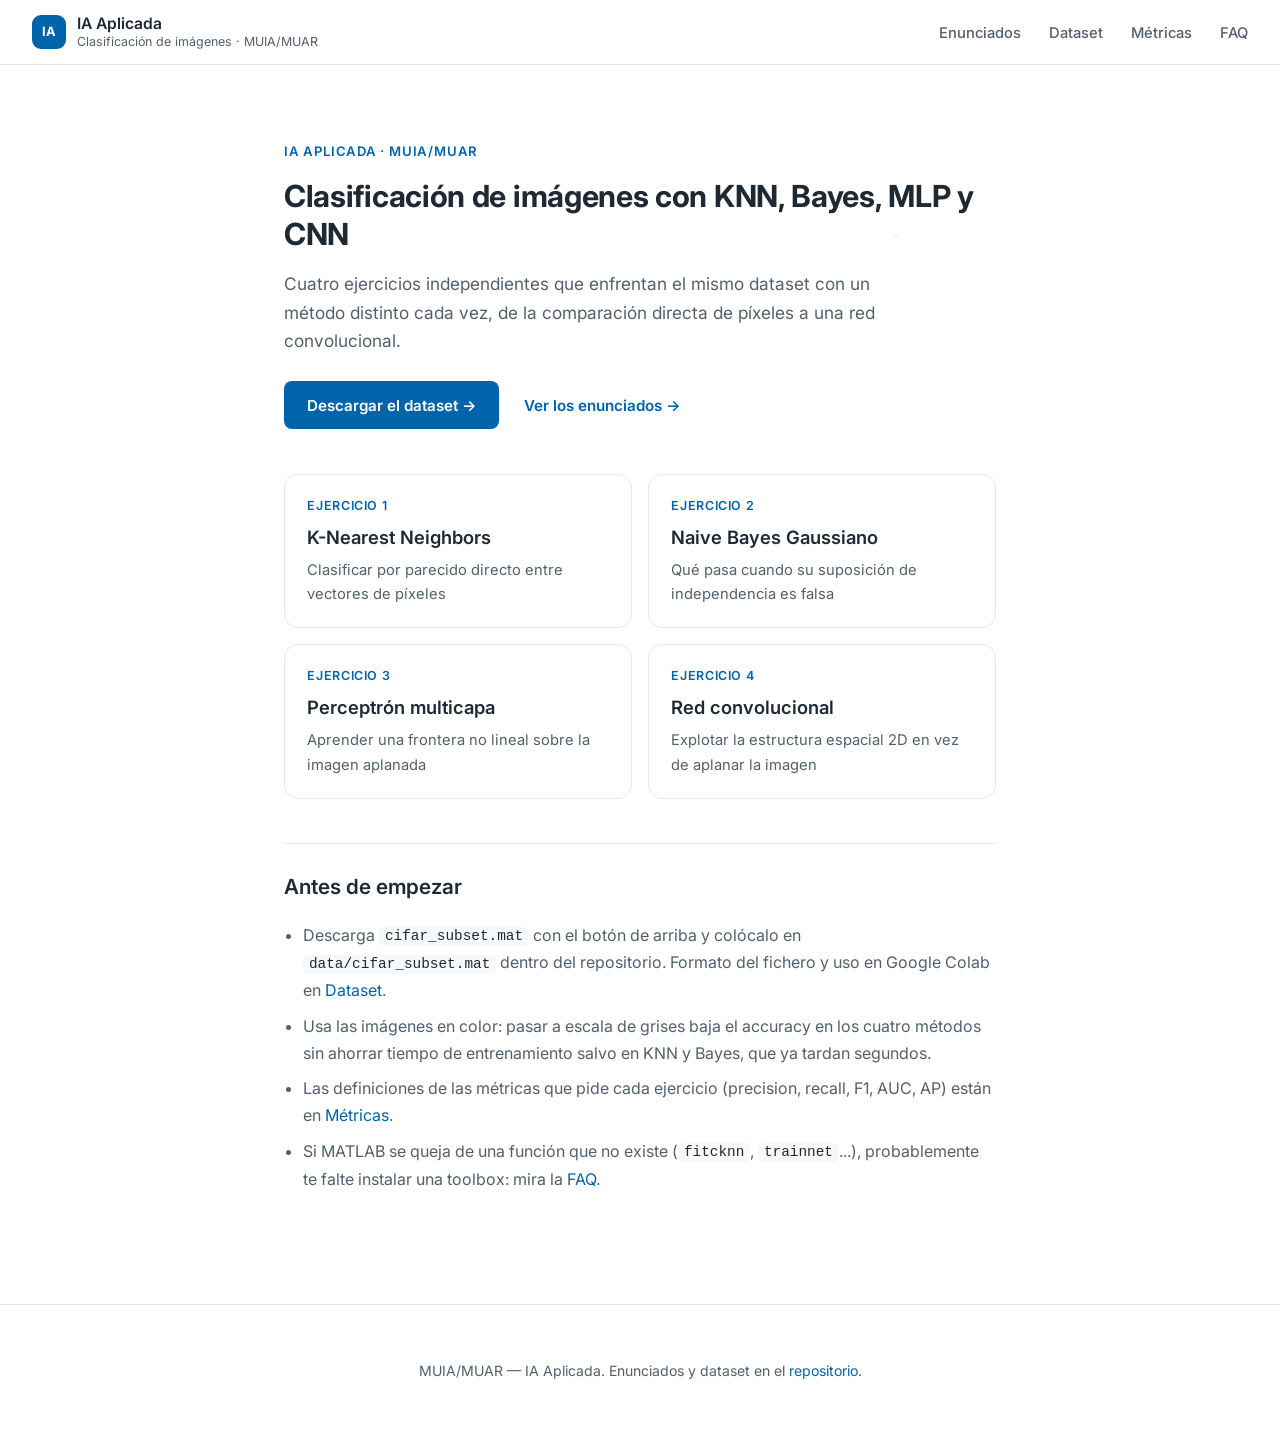
<file: index.html>
<!doctype html>
<html lang="es">
<head>
<meta charset="utf-8">
<meta name="viewport" content="width=device-width, initial-scale=1">
<title>Enunciados — IA Aplicada</title>
<link rel="preconnect" href="https://fonts.googleapis.com">
<link rel="preconnect" href="https://fonts.gstatic.com" crossorigin>
<link href="https://fonts.googleapis.com/css2?family=Inter:wght@400;500;600;700&display=swap" rel="stylesheet">
<link rel="stylesheet" href="style.css">
</head>
<body>
<header class="topbar">
  <a class="brand" href="index.html">
    <span class="brand-mark">IA</span>
    <span class="brand-text">
      <span class="brand-title">IA Aplicada</span>
      <span class="brand-sub">Clasificación de imágenes · MUIA/MUAR</span>
    </span>
  </a>
  <nav>
    <a href="index.html">Enunciados</a>
    <a href="dataset.html">Dataset</a>
    <a href="metrics.html">Métricas</a>
    <a href="faq.html">FAQ</a>
  </nav>
</header>
<main class="content">

<section class="hero">
  <span class="eyebrow">IA Aplicada · MUIA/MUAR</span>
  <h1>Clasificación de imágenes con KNN, Bayes, MLP y CNN</h1>
  <p>Cuatro ejercicios independientes que enfrentan el mismo dataset con
  un método distinto cada vez, de la comparación directa de píxeles a
  una red convolucional.</p>
  <div class="hero-actions">
    <a class="btn-primary" href="https://github.com/cvar-upm-drone-team/IA-Aplicada/releases/tag/dataset_release">Descargar el dataset &rarr;</a>
    <a class="btn-text" href="#ejercicios">Ver los enunciados &rarr;</a>
  </div>
</section>

<section class="grid" id="ejercicios">

      <a class="card" href="ex1.html">
        <span class="card-tag">Ejercicio 1</span>
        <span class="card-title">K-Nearest Neighbors</span>
        <span class="card-desc">Clasificar por parecido directo entre vectores de píxeles</span>
      </a>

      <a class="card" href="ex2.html">
        <span class="card-tag">Ejercicio 2</span>
        <span class="card-title">Naive Bayes Gaussiano</span>
        <span class="card-desc">Qué pasa cuando su suposición de independencia es falsa</span>
      </a>

      <a class="card" href="ex3.html">
        <span class="card-tag">Ejercicio 3</span>
        <span class="card-title">Perceptrón multicapa</span>
        <span class="card-desc">Aprender una frontera no lineal sobre la imagen aplanada</span>
      </a>

      <a class="card" href="ex4.html">
        <span class="card-tag">Ejercicio 4</span>
        <span class="card-title">Red convolucional</span>
        <span class="card-desc">Explotar la estructura espacial 2D en vez de aplanar la imagen</span>
      </a>
</section>

<section class="info">
  <h2>Antes de empezar</h2>
  <ul>
    <li>Descarga <code>cifar_subset.mat</code> con el botón de arriba y
    colócalo en <code>data/cifar_subset.mat</code> dentro del
    repositorio. Formato del fichero y uso en Google Colab en
    <a href="dataset.html">Dataset</a>.</li>
    <li>Usa las imágenes en color: pasar a escala de grises baja el
    accuracy en los cuatro métodos sin ahorrar tiempo de entrenamiento
    salvo en KNN y Bayes, que ya tardan segundos.</li>
    <li>Las definiciones de las métricas que pide cada ejercicio
    (precision, recall, F1, AUC, AP) están en
    <a href="metrics.html">Métricas</a>.</li>
    <li>Si MATLAB se queja de una función que no existe (<code>fitcknn</code>,
    <code>trainnet</code>...), probablemente te falte instalar una
    toolbox: mira la <a href="faq.html">FAQ</a>.</li>
  </ul>
</section>

</main>
<footer class="footer">
  <p>MUIA/MUAR — IA Aplicada. Enunciados y dataset en el
  <a href="https://github.com/cvar-upm-drone-team/IA-Aplicada">repositorio</a>.</p>
</footer>
</body>
</html>
</file>
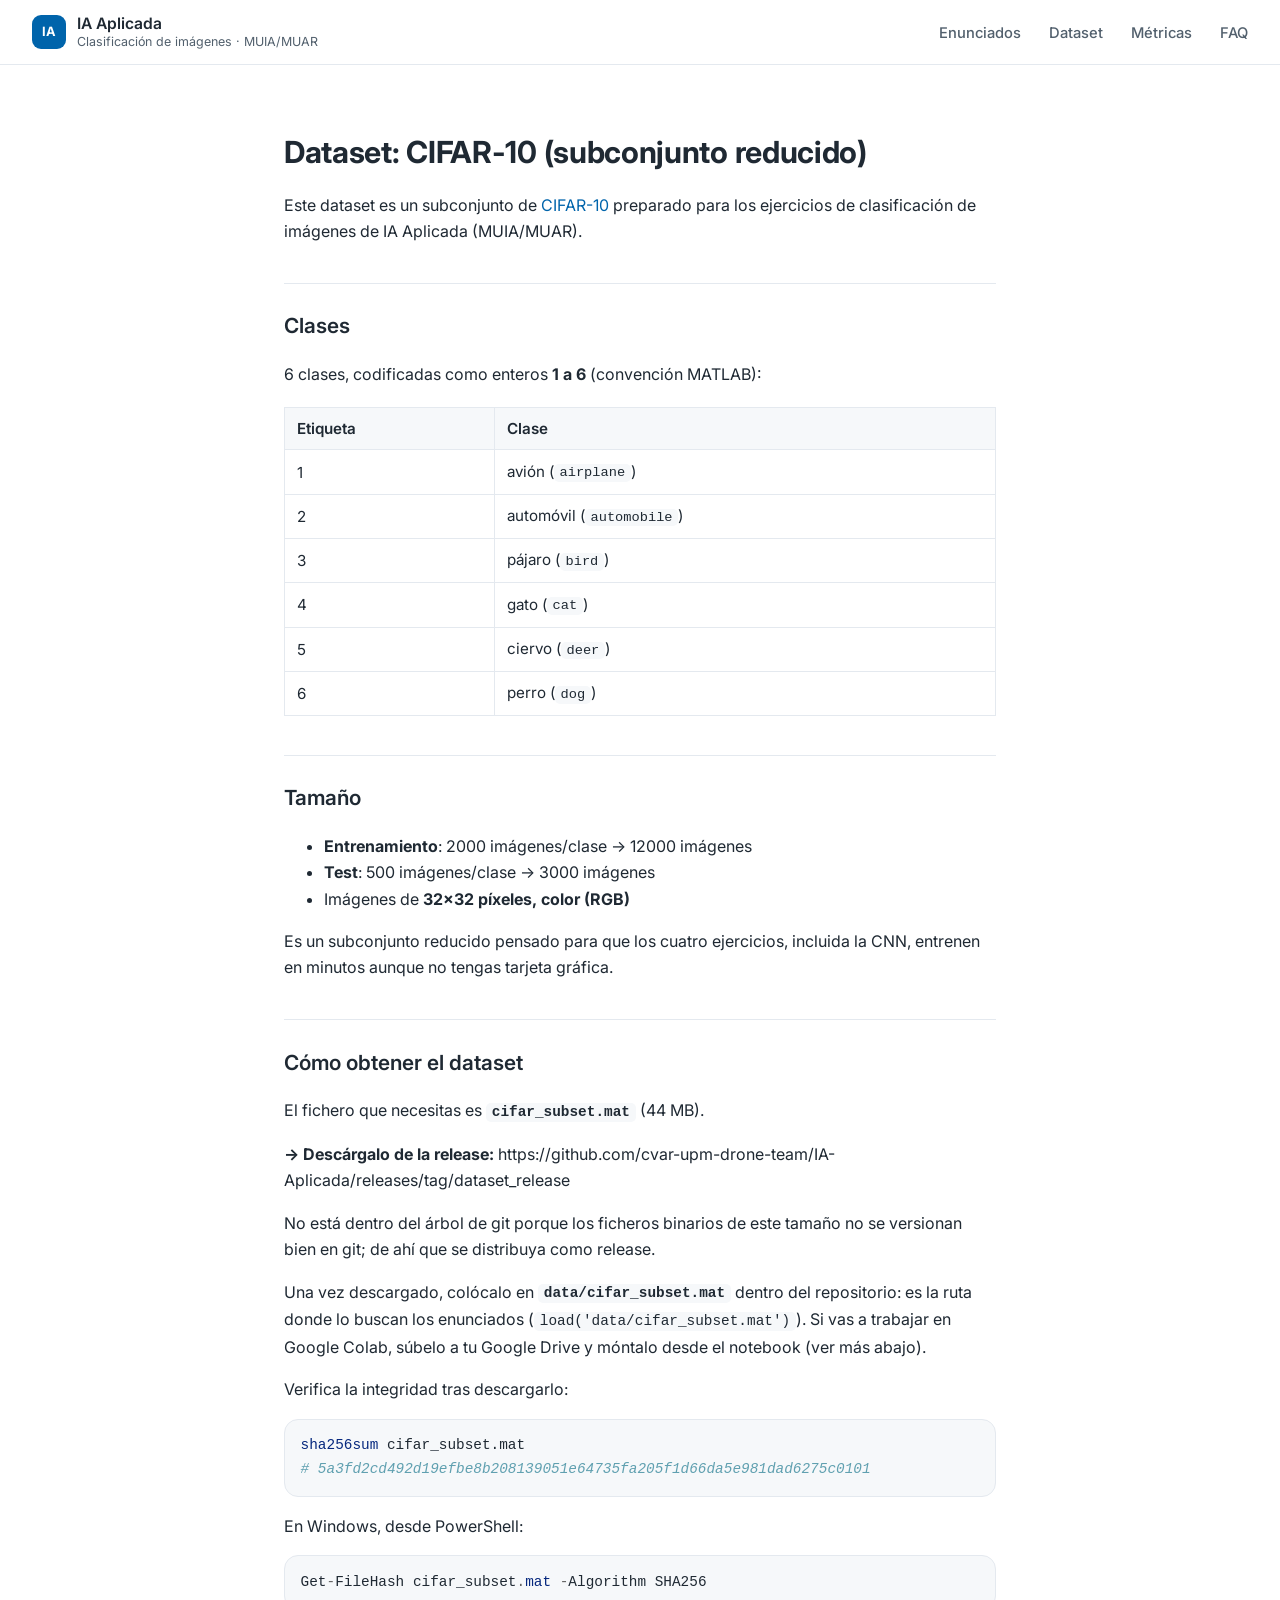
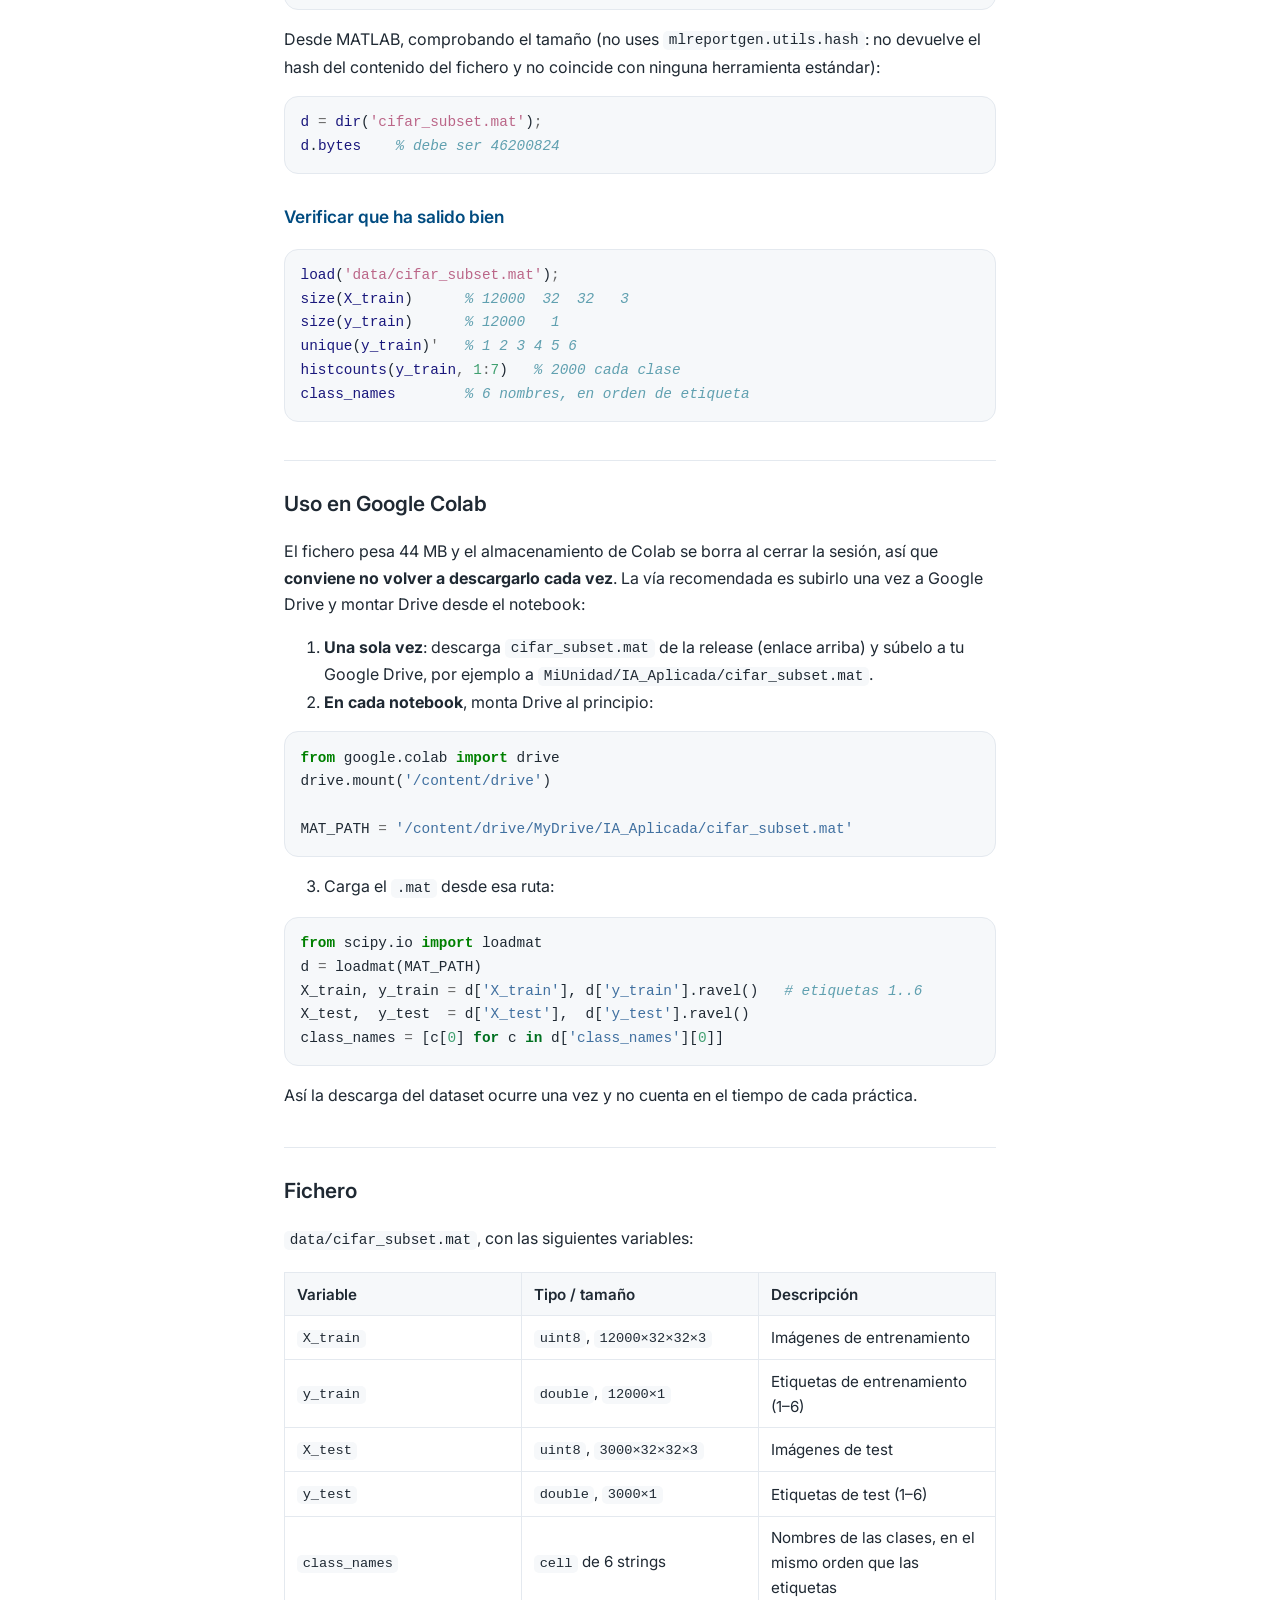
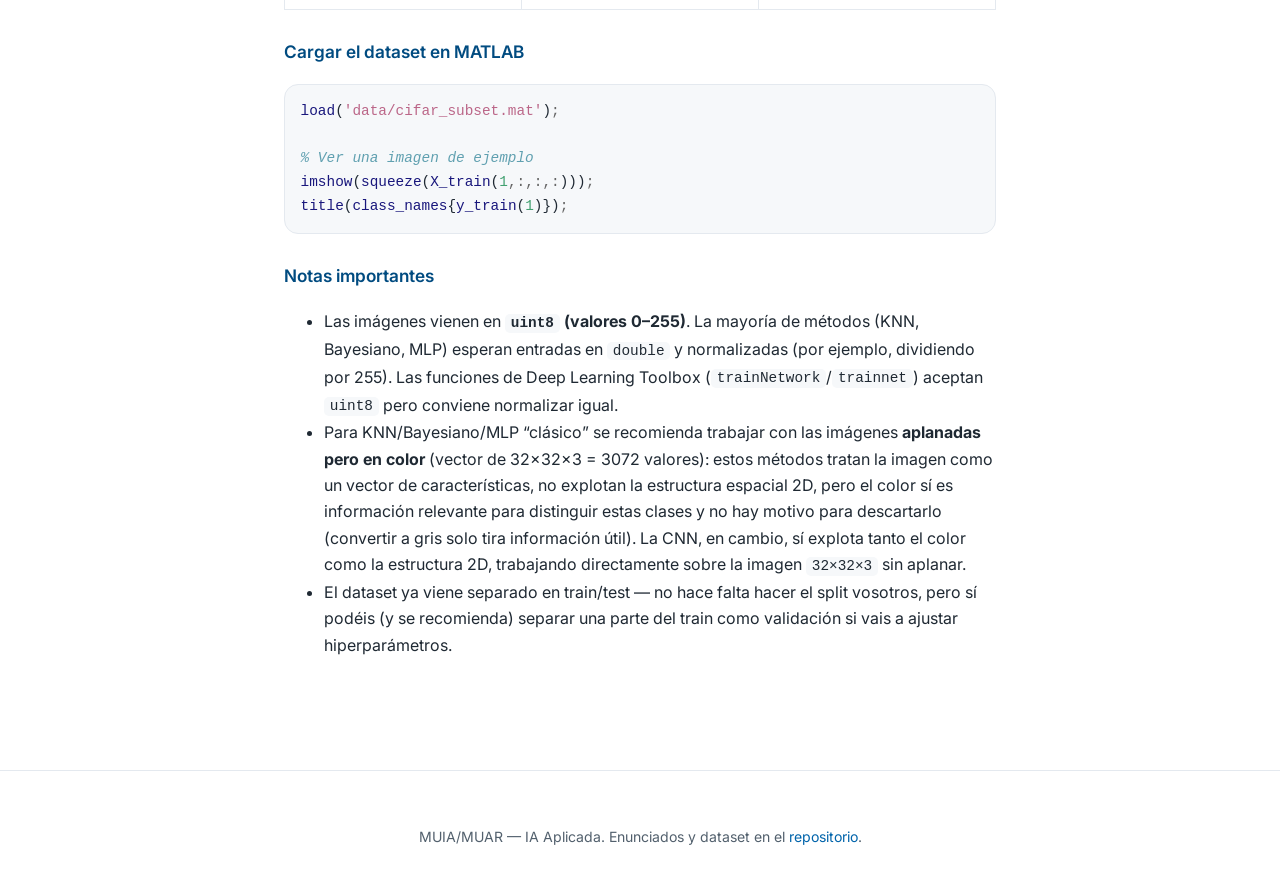
<file: dataset.html>
<!doctype html>
<html lang="es">
<head>
<meta charset="utf-8">
<meta name="viewport" content="width=device-width, initial-scale=1">
<title>Dataset — IA Aplicada</title>
<link rel="preconnect" href="https://fonts.googleapis.com">
<link rel="preconnect" href="https://fonts.gstatic.com" crossorigin>
<link href="https://fonts.googleapis.com/css2?family=Inter:wght@400;500;600;700&display=swap" rel="stylesheet">
<link rel="stylesheet" href="style.css">
</head>
<body>
<header class="topbar">
  <a class="brand" href="index.html">
    <span class="brand-mark">IA</span>
    <span class="brand-text">
      <span class="brand-title">IA Aplicada</span>
      <span class="brand-sub">Clasificación de imágenes · MUIA/MUAR</span>
    </span>
  </a>
  <nav>
    <a href="index.html">Enunciados</a>
    <a href="dataset.html">Dataset</a>
    <a href="metrics.html">Métricas</a>
    <a href="faq.html">FAQ</a>
  </nav>
</header>
<main class="content">
<h1 id="dataset-cifar-10-subconjunto-reducido">Dataset: CIFAR-10
(subconjunto reducido)</h1>
<p>Este dataset es un subconjunto de <a
href="https://www.cs.toronto.edu/~kriz/cifar.html">CIFAR-10</a>
preparado para los ejercicios de clasificación de imágenes de IA
Aplicada (MUIA/MUAR).</p>
<h2 id="clases">Clases</h2>
<p>6 clases, codificadas como enteros <strong>1 a 6</strong> (convención
MATLAB):</p>
<table>
<thead>
<tr class="header">
<th>Etiqueta</th>
<th>Clase</th>
</tr>
</thead>
<tbody>
<tr class="odd">
<td>1</td>
<td>avión (<code>airplane</code>)</td>
</tr>
<tr class="even">
<td>2</td>
<td>automóvil (<code>automobile</code>)</td>
</tr>
<tr class="odd">
<td>3</td>
<td>pájaro (<code>bird</code>)</td>
</tr>
<tr class="even">
<td>4</td>
<td>gato (<code>cat</code>)</td>
</tr>
<tr class="odd">
<td>5</td>
<td>ciervo (<code>deer</code>)</td>
</tr>
<tr class="even">
<td>6</td>
<td>perro (<code>dog</code>)</td>
</tr>
</tbody>
</table>
<h2 id="tamaño">Tamaño</h2>
<ul>
<li><strong>Entrenamiento</strong>: 2000 imágenes/clase → 12000
imágenes</li>
<li><strong>Test</strong>: 500 imágenes/clase → 3000 imágenes</li>
<li>Imágenes de <strong>32×32 píxeles, color (RGB)</strong></li>
</ul>
<p>Es un subconjunto reducido pensado para que los cuatro ejercicios,
incluida la CNN, entrenen en minutos aunque no tengas tarjeta
gráfica.</p>
<h2 id="cómo-obtener-el-dataset">Cómo obtener el dataset</h2>
<p>El fichero que necesitas es
<strong><code>cifar_subset.mat</code></strong> (44 MB).</p>
<p><strong>→ Descárgalo de la release:</strong>
https://github.com/cvar-upm-drone-team/IA-Aplicada/releases/tag/dataset_release</p>
<p>No está dentro del árbol de git porque los ficheros binarios de este
tamaño no se versionan bien en git; de ahí que se distribuya como
release.</p>
<p>Una vez descargado, colócalo en
<strong><code>data/cifar_subset.mat</code></strong> dentro del
repositorio: es la ruta donde lo buscan los enunciados
(<code>load('data/cifar_subset.mat')</code>). Si vas a trabajar en
Google Colab, súbelo a tu Google Drive y móntalo desde el notebook (ver
más abajo).</p>
<p>Verifica la integridad tras descargarlo:</p>
<div class="sourceCode" id="cb1"><pre
class="sourceCode bash"><code class="sourceCode bash"><span id="cb1-1"><a href="#cb1-1" aria-hidden="true" tabindex="-1"></a><span class="fu">sha256sum</span> cifar_subset.mat</span>
<span id="cb1-2"><a href="#cb1-2" aria-hidden="true" tabindex="-1"></a><span class="co"># 5a3fd2cd492d19efbe8b208139051e64735fa205f1d66da5e981dad6275c0101</span></span></code></pre></div>
<p>En Windows, desde PowerShell:</p>
<div class="sourceCode" id="cb2"><pre
class="sourceCode powershell"><code class="sourceCode powershell"><span id="cb2-1"><a href="#cb2-1" aria-hidden="true" tabindex="-1"></a>Get<span class="op">-</span>FileHash cifar_subset<span class="op">.</span><span class="fu">mat</span> <span class="op">-</span>Algorithm SHA256</span></code></pre></div>
<p>Desde MATLAB, comprobando el tamaño (no uses
<code>mlreportgen.utils.hash</code>: no devuelve el hash del contenido
del fichero y no coincide con ninguna herramienta estándar):</p>
<div class="sourceCode" id="cb3"><pre
class="sourceCode matlab"><code class="sourceCode matlab"><span id="cb3-1"><a href="#cb3-1" aria-hidden="true" tabindex="-1"></a><span class="va">d</span> <span class="op">=</span> <span class="va">dir</span>(<span class="ss">&#39;cifar_subset.mat&#39;</span>)<span class="op">;</span></span>
<span id="cb3-2"><a href="#cb3-2" aria-hidden="true" tabindex="-1"></a><span class="va">d</span>.<span class="va">bytes</span>    <span class="co">% debe ser 46200824</span></span></code></pre></div>
<h3 id="verificar-que-ha-salido-bien">Verificar que ha salido bien</h3>
<div class="sourceCode" id="cb4"><pre
class="sourceCode matlab"><code class="sourceCode matlab"><span id="cb4-1"><a href="#cb4-1" aria-hidden="true" tabindex="-1"></a><span class="va">load</span>(<span class="ss">&#39;data/cifar_subset.mat&#39;</span>)<span class="op">;</span></span>
<span id="cb4-2"><a href="#cb4-2" aria-hidden="true" tabindex="-1"></a><span class="va">size</span>(<span class="va">X_train</span>)      <span class="co">% 12000  32  32   3</span></span>
<span id="cb4-3"><a href="#cb4-3" aria-hidden="true" tabindex="-1"></a><span class="va">size</span>(<span class="va">y_train</span>)      <span class="co">% 12000   1</span></span>
<span id="cb4-4"><a href="#cb4-4" aria-hidden="true" tabindex="-1"></a><span class="va">unique</span>(<span class="va">y_train</span>)<span class="op">&#39;</span>   <span class="co">% 1 2 3 4 5 6</span></span>
<span id="cb4-5"><a href="#cb4-5" aria-hidden="true" tabindex="-1"></a><span class="va">histcounts</span>(<span class="va">y_train</span><span class="op">,</span> <span class="fl">1</span><span class="op">:</span><span class="fl">7</span>)   <span class="co">% 2000 cada clase</span></span>
<span id="cb4-6"><a href="#cb4-6" aria-hidden="true" tabindex="-1"></a><span class="va">class_names</span>        <span class="co">% 6 nombres, en orden de etiqueta</span></span></code></pre></div>
<h2 id="uso-en-google-colab">Uso en Google Colab</h2>
<p>El fichero pesa 44 MB y el almacenamiento de Colab se borra al cerrar
la sesión, así que <strong>conviene no volver a descargarlo cada
vez</strong>. La vía recomendada es subirlo una vez a Google Drive y
montar Drive desde el notebook:</p>
<ol type="1">
<li><strong>Una sola vez</strong>: descarga
<code>cifar_subset.mat</code> de la release (enlace arriba) y súbelo a
tu Google Drive, por ejemplo a
<code>MiUnidad/IA_Aplicada/cifar_subset.mat</code>.</li>
<li><strong>En cada notebook</strong>, monta Drive al principio:</li>
</ol>
<div class="sourceCode" id="cb5"><pre
class="sourceCode python"><code class="sourceCode python"><span id="cb5-1"><a href="#cb5-1" aria-hidden="true" tabindex="-1"></a><span class="im">from</span> google.colab <span class="im">import</span> drive</span>
<span id="cb5-2"><a href="#cb5-2" aria-hidden="true" tabindex="-1"></a>drive.mount(<span class="st">&#39;/content/drive&#39;</span>)</span>
<span id="cb5-3"><a href="#cb5-3" aria-hidden="true" tabindex="-1"></a></span>
<span id="cb5-4"><a href="#cb5-4" aria-hidden="true" tabindex="-1"></a>MAT_PATH <span class="op">=</span> <span class="st">&#39;/content/drive/MyDrive/IA_Aplicada/cifar_subset.mat&#39;</span></span></code></pre></div>
<ol start="3" type="1">
<li>Carga el <code>.mat</code> desde esa ruta:</li>
</ol>
<div class="sourceCode" id="cb6"><pre
class="sourceCode python"><code class="sourceCode python"><span id="cb6-1"><a href="#cb6-1" aria-hidden="true" tabindex="-1"></a><span class="im">from</span> scipy.io <span class="im">import</span> loadmat</span>
<span id="cb6-2"><a href="#cb6-2" aria-hidden="true" tabindex="-1"></a>d <span class="op">=</span> loadmat(MAT_PATH)</span>
<span id="cb6-3"><a href="#cb6-3" aria-hidden="true" tabindex="-1"></a>X_train, y_train <span class="op">=</span> d[<span class="st">&#39;X_train&#39;</span>], d[<span class="st">&#39;y_train&#39;</span>].ravel()   <span class="co"># etiquetas 1..6</span></span>
<span id="cb6-4"><a href="#cb6-4" aria-hidden="true" tabindex="-1"></a>X_test,  y_test  <span class="op">=</span> d[<span class="st">&#39;X_test&#39;</span>],  d[<span class="st">&#39;y_test&#39;</span>].ravel()</span>
<span id="cb6-5"><a href="#cb6-5" aria-hidden="true" tabindex="-1"></a>class_names <span class="op">=</span> [c[<span class="dv">0</span>] <span class="cf">for</span> c <span class="kw">in</span> d[<span class="st">&#39;class_names&#39;</span>][<span class="dv">0</span>]]</span></code></pre></div>
<p>Así la descarga del dataset ocurre una vez y no cuenta en el tiempo
de cada práctica.</p>
<h2 id="fichero">Fichero</h2>
<p><code>data/cifar_subset.mat</code>, con las siguientes variables:</p>
<table>
<colgroup>
<col style="width: 33%" />
<col style="width: 33%" />
<col style="width: 33%" />
</colgroup>
<thead>
<tr class="header">
<th>Variable</th>
<th>Tipo / tamaño</th>
<th>Descripción</th>
</tr>
</thead>
<tbody>
<tr class="odd">
<td><code>X_train</code></td>
<td><code>uint8</code>, <code>12000×32×32×3</code></td>
<td>Imágenes de entrenamiento</td>
</tr>
<tr class="even">
<td><code>y_train</code></td>
<td><code>double</code>, <code>12000×1</code></td>
<td>Etiquetas de entrenamiento (1–6)</td>
</tr>
<tr class="odd">
<td><code>X_test</code></td>
<td><code>uint8</code>, <code>3000×32×32×3</code></td>
<td>Imágenes de test</td>
</tr>
<tr class="even">
<td><code>y_test</code></td>
<td><code>double</code>, <code>3000×1</code></td>
<td>Etiquetas de test (1–6)</td>
</tr>
<tr class="odd">
<td><code>class_names</code></td>
<td><code>cell</code> de 6 strings</td>
<td>Nombres de las clases, en el mismo orden que las etiquetas</td>
</tr>
</tbody>
</table>
<h3 id="cargar-el-dataset-en-matlab">Cargar el dataset en MATLAB</h3>
<div class="sourceCode" id="cb7"><pre
class="sourceCode matlab"><code class="sourceCode matlab"><span id="cb7-1"><a href="#cb7-1" aria-hidden="true" tabindex="-1"></a><span class="va">load</span>(<span class="ss">&#39;data/cifar_subset.mat&#39;</span>)<span class="op">;</span></span>
<span id="cb7-2"><a href="#cb7-2" aria-hidden="true" tabindex="-1"></a></span>
<span id="cb7-3"><a href="#cb7-3" aria-hidden="true" tabindex="-1"></a><span class="co">% Ver una imagen de ejemplo</span></span>
<span id="cb7-4"><a href="#cb7-4" aria-hidden="true" tabindex="-1"></a><span class="va">imshow</span>(<span class="va">squeeze</span>(<span class="va">X_train</span>(<span class="fl">1</span><span class="op">,:,:,:</span>)))<span class="op">;</span></span>
<span id="cb7-5"><a href="#cb7-5" aria-hidden="true" tabindex="-1"></a><span class="va">title</span>(<span class="va">class_names</span>{<span class="va">y_train</span>(<span class="fl">1</span>)})<span class="op">;</span></span></code></pre></div>
<h3 id="notas-importantes">Notas importantes</h3>
<ul>
<li>Las imágenes vienen en <strong><code>uint8</code> (valores
0–255)</strong>. La mayoría de métodos (KNN, Bayesiano, MLP) esperan
entradas en <code>double</code> y normalizadas (por ejemplo, dividiendo
por 255). Las funciones de Deep Learning Toolbox
(<code>trainNetwork</code>/<code>trainnet</code>) aceptan
<code>uint8</code> pero conviene normalizar igual.</li>
<li>Para KNN/Bayesiano/MLP “clásico” se recomienda trabajar con las
imágenes <strong>aplanadas pero en color</strong> (vector de 32×32×3 =
3072 valores): estos métodos tratan la imagen como un vector de
características, no explotan la estructura espacial 2D, pero el color sí
es información relevante para distinguir estas clases y no hay motivo
para descartarlo (convertir a gris solo tira información útil). La CNN,
en cambio, sí explota tanto el color como la estructura 2D, trabajando
directamente sobre la imagen <code>32×32×3</code> sin aplanar.</li>
<li>El dataset ya viene separado en train/test — no hace falta hacer el
split vosotros, pero sí podéis (y se recomienda) separar una parte del
train como validación si vais a ajustar hiperparámetros.</li>
</ul>

</main>
<footer class="footer">
  <p>MUIA/MUAR — IA Aplicada. Enunciados y dataset en el
  <a href="https://github.com/cvar-upm-drone-team/IA-Aplicada">repositorio</a>.</p>
</footer>
</body>
</html>
</file>
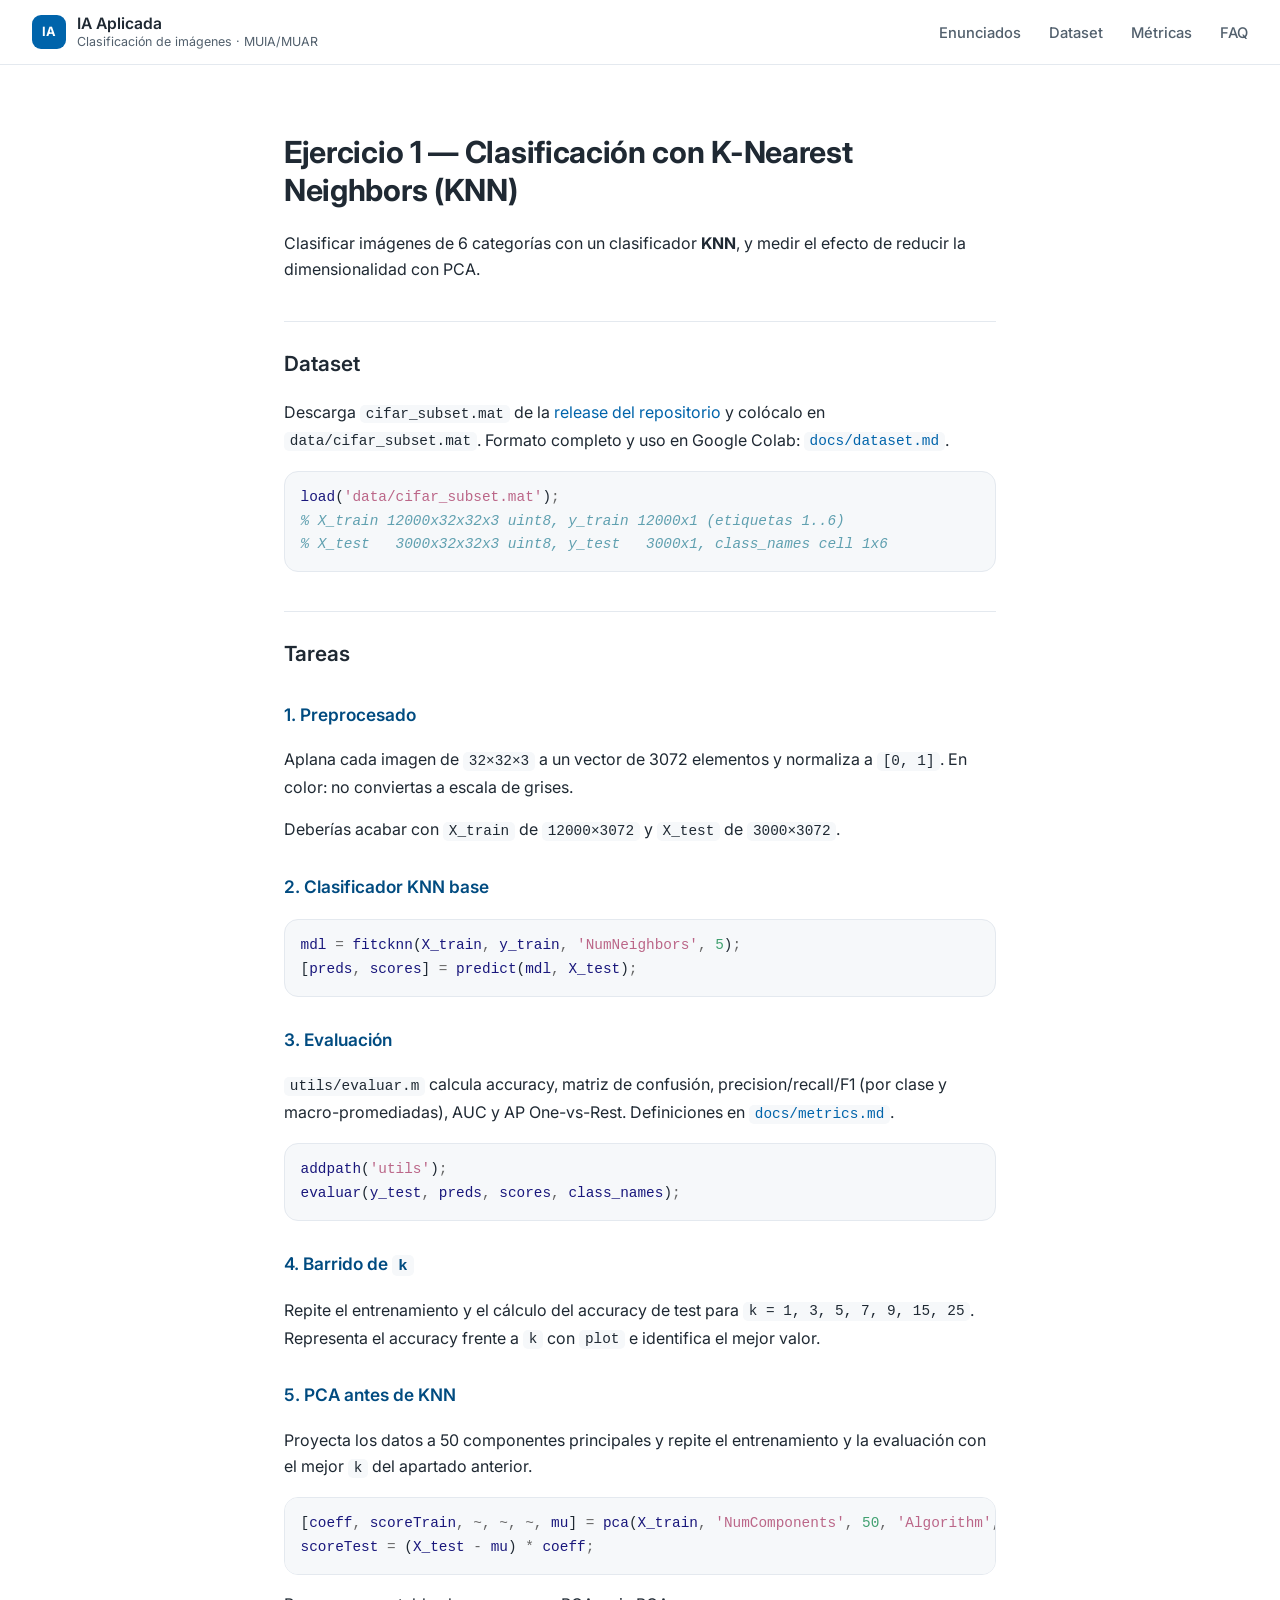
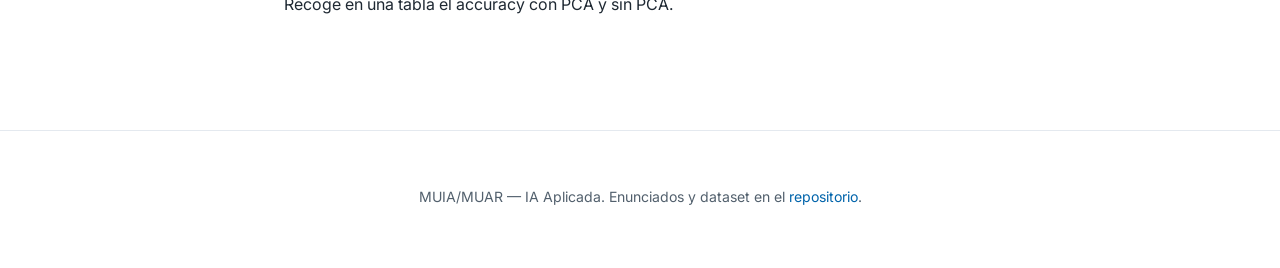
<file: ex1.html>
<!doctype html>
<html lang="es">
<head>
<meta charset="utf-8">
<meta name="viewport" content="width=device-width, initial-scale=1">
<title>Ejercicio 1 — K-Nearest Neighbors — IA Aplicada</title>
<link rel="preconnect" href="https://fonts.googleapis.com">
<link rel="preconnect" href="https://fonts.gstatic.com" crossorigin>
<link href="https://fonts.googleapis.com/css2?family=Inter:wght@400;500;600;700&display=swap" rel="stylesheet">
<link rel="stylesheet" href="style.css">
</head>
<body>
<header class="topbar">
  <a class="brand" href="index.html">
    <span class="brand-mark">IA</span>
    <span class="brand-text">
      <span class="brand-title">IA Aplicada</span>
      <span class="brand-sub">Clasificación de imágenes · MUIA/MUAR</span>
    </span>
  </a>
  <nav>
    <a href="index.html">Enunciados</a>
    <a href="dataset.html">Dataset</a>
    <a href="metrics.html">Métricas</a>
    <a href="faq.html">FAQ</a>
  </nav>
</header>
<main class="content">
<h1 id="ejercicio-1-clasificación-con-k-nearest-neighbors-knn">Ejercicio
1 — Clasificación con K-Nearest Neighbors (KNN)</h1>
<p>Clasificar imágenes de 6 categorías con un clasificador
<strong>KNN</strong>, y medir el efecto de reducir la dimensionalidad
con PCA.</p>
<h2 id="dataset">Dataset</h2>
<p>Descarga <code>cifar_subset.mat</code> de la <a
href="https://github.com/cvar-upm-drone-team/IA-Aplicada/releases/tag/dataset_release">release
del repositorio</a> y colócalo en <code>data/cifar_subset.mat</code>.
Formato completo y uso en Google Colab: <a
href="dataset.html"><code>docs/dataset.md</code></a>.</p>
<div class="sourceCode" id="cb1"><pre
class="sourceCode matlab"><code class="sourceCode matlab"><span id="cb1-1"><a href="#cb1-1" aria-hidden="true" tabindex="-1"></a><span class="va">load</span>(<span class="ss">&#39;data/cifar_subset.mat&#39;</span>)<span class="op">;</span></span>
<span id="cb1-2"><a href="#cb1-2" aria-hidden="true" tabindex="-1"></a><span class="co">% X_train 12000x32x32x3 uint8, y_train 12000x1 (etiquetas 1..6)</span></span>
<span id="cb1-3"><a href="#cb1-3" aria-hidden="true" tabindex="-1"></a><span class="co">% X_test   3000x32x32x3 uint8, y_test   3000x1, class_names cell 1x6</span></span></code></pre></div>
<h2 id="tareas">Tareas</h2>
<h3 id="preprocesado">1. Preprocesado</h3>
<p>Aplana cada imagen de <code>32×32×3</code> a un vector de 3072
elementos y normaliza a <code>[0, 1]</code>. En color: no conviertas a
escala de grises.</p>
<p>Deberías acabar con <code>X_train</code> de <code>12000×3072</code> y
<code>X_test</code> de <code>3000×3072</code>.</p>
<h3 id="clasificador-knn-base">2. Clasificador KNN base</h3>
<div class="sourceCode" id="cb2"><pre
class="sourceCode matlab"><code class="sourceCode matlab"><span id="cb2-1"><a href="#cb2-1" aria-hidden="true" tabindex="-1"></a><span class="va">mdl</span> <span class="op">=</span> <span class="va">fitcknn</span>(<span class="va">X_train</span><span class="op">,</span> <span class="va">y_train</span><span class="op">,</span> <span class="ss">&#39;NumNeighbors&#39;</span><span class="op">,</span> <span class="fl">5</span>)<span class="op">;</span></span>
<span id="cb2-2"><a href="#cb2-2" aria-hidden="true" tabindex="-1"></a>[<span class="va">preds</span><span class="op">,</span> <span class="va">scores</span>] <span class="op">=</span> <span class="va">predict</span>(<span class="va">mdl</span><span class="op">,</span> <span class="va">X_test</span>)<span class="op">;</span></span></code></pre></div>
<h3 id="evaluación">3. Evaluación</h3>
<p><code>utils/evaluar.m</code> calcula accuracy, matriz de confusión,
precision/recall/F1 (por clase y macro-promediadas), AUC y AP
One-vs-Rest. Definiciones en <a
href="metrics.html"><code>docs/metrics.md</code></a>.</p>
<div class="sourceCode" id="cb3"><pre
class="sourceCode matlab"><code class="sourceCode matlab"><span id="cb3-1"><a href="#cb3-1" aria-hidden="true" tabindex="-1"></a><span class="va">addpath</span>(<span class="ss">&#39;utils&#39;</span>)<span class="op">;</span></span>
<span id="cb3-2"><a href="#cb3-2" aria-hidden="true" tabindex="-1"></a><span class="va">evaluar</span>(<span class="va">y_test</span><span class="op">,</span> <span class="va">preds</span><span class="op">,</span> <span class="va">scores</span><span class="op">,</span> <span class="va">class_names</span>)<span class="op">;</span></span></code></pre></div>
<h3 id="barrido-de-k">4. Barrido de <code>k</code></h3>
<p>Repite el entrenamiento y el cálculo del accuracy de test para
<code>k = 1, 3, 5, 7, 9, 15, 25</code>. Representa el accuracy frente a
<code>k</code> con <code>plot</code> e identifica el mejor valor.</p>
<h3 id="pca-antes-de-knn">5. PCA antes de KNN</h3>
<p>Proyecta los datos a 50 componentes principales y repite el
entrenamiento y la evaluación con el mejor <code>k</code> del apartado
anterior.</p>
<div class="sourceCode" id="cb4"><pre
class="sourceCode matlab"><code class="sourceCode matlab"><span id="cb4-1"><a href="#cb4-1" aria-hidden="true" tabindex="-1"></a>[<span class="va">coeff</span><span class="op">,</span> <span class="va">scoreTrain</span><span class="op">,</span> <span class="op">~,</span> <span class="op">~,</span> <span class="op">~,</span> <span class="va">mu</span>] <span class="op">=</span> <span class="va">pca</span>(<span class="va">X_train</span><span class="op">,</span> <span class="ss">&#39;NumComponents&#39;</span><span class="op">,</span> <span class="fl">50</span><span class="op">,</span> <span class="ss">&#39;Algorithm&#39;</span><span class="op">,</span> <span class="ss">&#39;eig&#39;</span>)<span class="op">;</span></span>
<span id="cb4-2"><a href="#cb4-2" aria-hidden="true" tabindex="-1"></a><span class="va">scoreTest</span> <span class="op">=</span> (<span class="va">X_test</span> <span class="op">-</span> <span class="va">mu</span>) <span class="op">*</span> <span class="va">coeff</span><span class="op">;</span></span></code></pre></div>
<p>Recoge en una tabla el accuracy con PCA y sin PCA.</p>

</main>
<footer class="footer">
  <p>MUIA/MUAR — IA Aplicada. Enunciados y dataset en el
  <a href="https://github.com/cvar-upm-drone-team/IA-Aplicada">repositorio</a>.</p>
</footer>
</body>
</html>
</file>
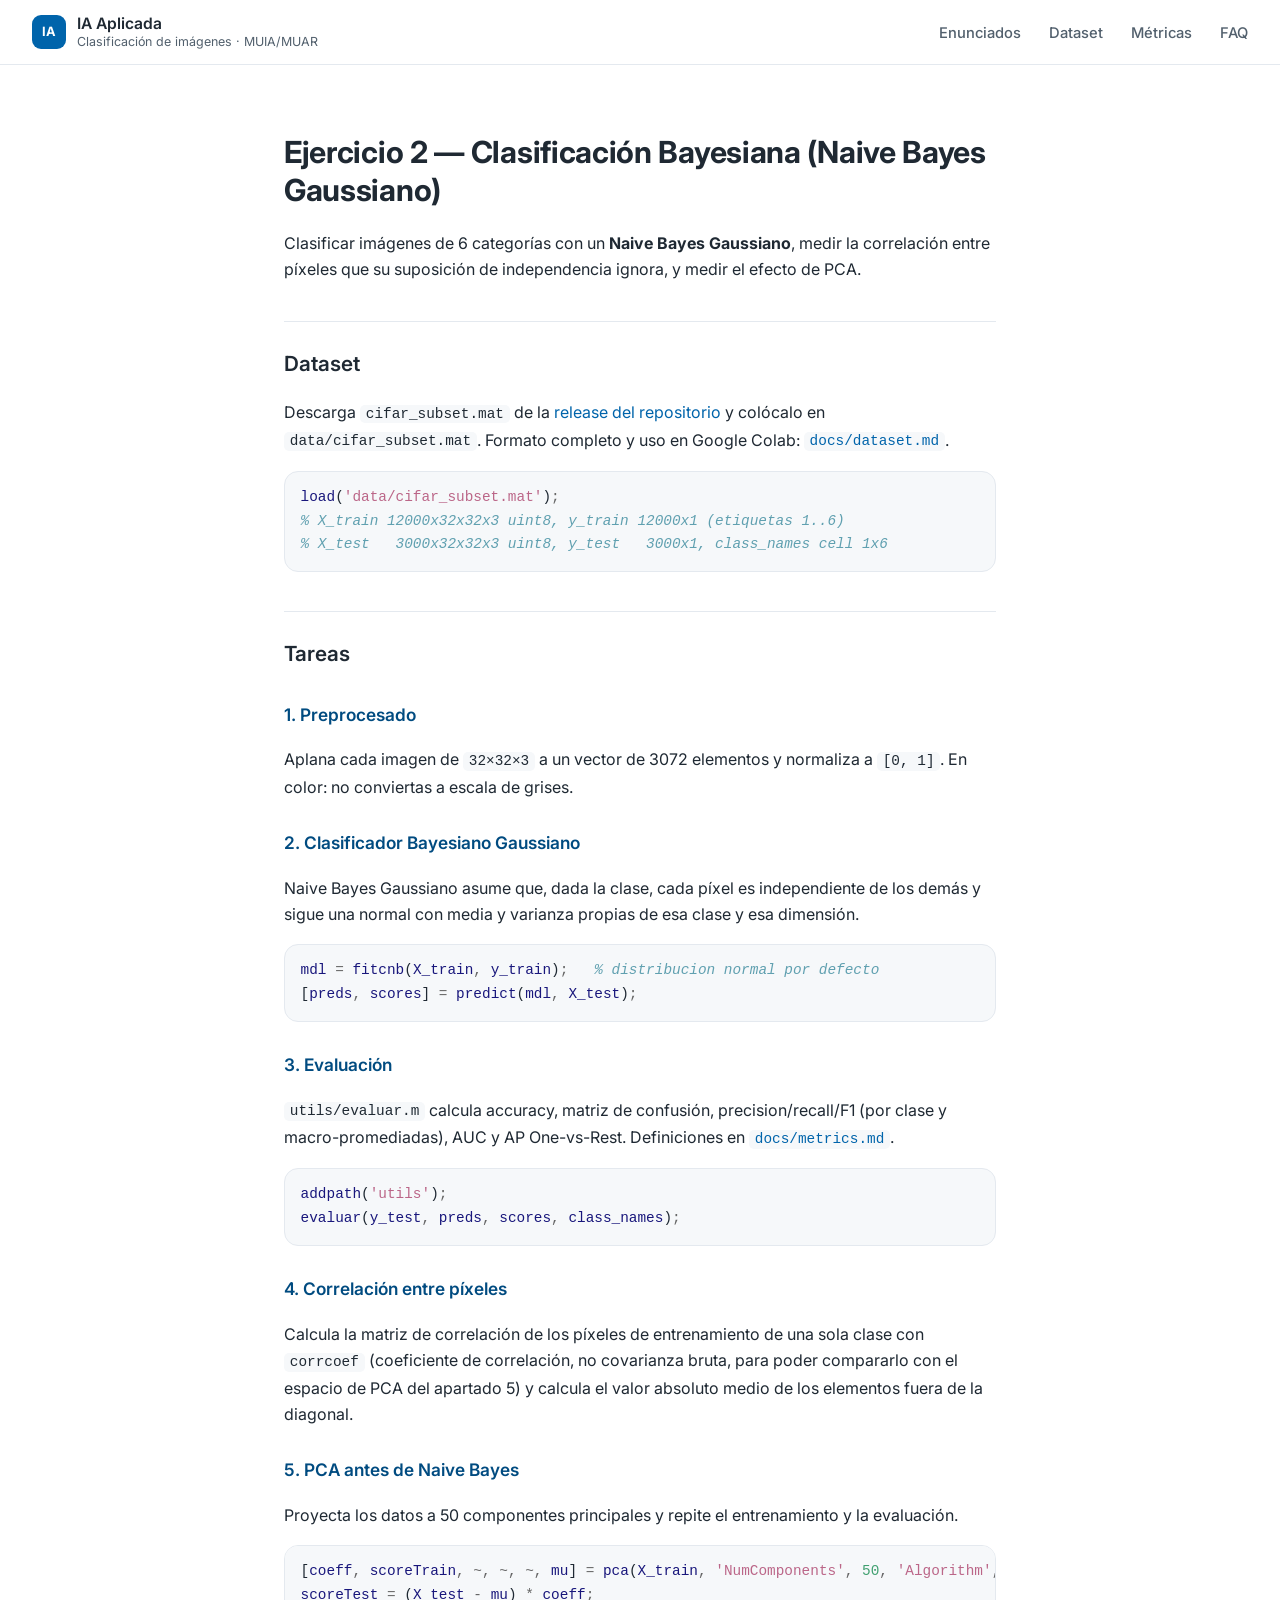
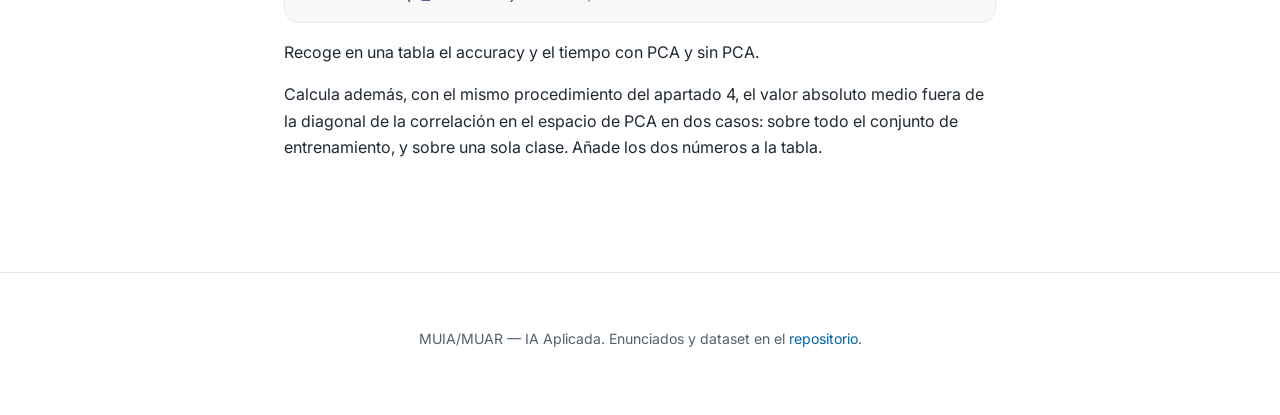
<file: ex2.html>
<!doctype html>
<html lang="es">
<head>
<meta charset="utf-8">
<meta name="viewport" content="width=device-width, initial-scale=1">
<title>Ejercicio 2 — Naive Bayes Gaussiano — IA Aplicada</title>
<link rel="preconnect" href="https://fonts.googleapis.com">
<link rel="preconnect" href="https://fonts.gstatic.com" crossorigin>
<link href="https://fonts.googleapis.com/css2?family=Inter:wght@400;500;600;700&display=swap" rel="stylesheet">
<link rel="stylesheet" href="style.css">
</head>
<body>
<header class="topbar">
  <a class="brand" href="index.html">
    <span class="brand-mark">IA</span>
    <span class="brand-text">
      <span class="brand-title">IA Aplicada</span>
      <span class="brand-sub">Clasificación de imágenes · MUIA/MUAR</span>
    </span>
  </a>
  <nav>
    <a href="index.html">Enunciados</a>
    <a href="dataset.html">Dataset</a>
    <a href="metrics.html">Métricas</a>
    <a href="faq.html">FAQ</a>
  </nav>
</header>
<main class="content">
<h1
id="ejercicio-2-clasificación-bayesiana-naive-bayes-gaussiano">Ejercicio
2 — Clasificación Bayesiana (Naive Bayes Gaussiano)</h1>
<p>Clasificar imágenes de 6 categorías con un <strong>Naive Bayes
Gaussiano</strong>, medir la correlación entre píxeles que su suposición
de independencia ignora, y medir el efecto de PCA.</p>
<h2 id="dataset">Dataset</h2>
<p>Descarga <code>cifar_subset.mat</code> de la <a
href="https://github.com/cvar-upm-drone-team/IA-Aplicada/releases/tag/dataset_release">release
del repositorio</a> y colócalo en <code>data/cifar_subset.mat</code>.
Formato completo y uso en Google Colab: <a
href="dataset.html"><code>docs/dataset.md</code></a>.</p>
<div class="sourceCode" id="cb1"><pre
class="sourceCode matlab"><code class="sourceCode matlab"><span id="cb1-1"><a href="#cb1-1" aria-hidden="true" tabindex="-1"></a><span class="va">load</span>(<span class="ss">&#39;data/cifar_subset.mat&#39;</span>)<span class="op">;</span></span>
<span id="cb1-2"><a href="#cb1-2" aria-hidden="true" tabindex="-1"></a><span class="co">% X_train 12000x32x32x3 uint8, y_train 12000x1 (etiquetas 1..6)</span></span>
<span id="cb1-3"><a href="#cb1-3" aria-hidden="true" tabindex="-1"></a><span class="co">% X_test   3000x32x32x3 uint8, y_test   3000x1, class_names cell 1x6</span></span></code></pre></div>
<h2 id="tareas">Tareas</h2>
<h3 id="preprocesado">1. Preprocesado</h3>
<p>Aplana cada imagen de <code>32×32×3</code> a un vector de 3072
elementos y normaliza a <code>[0, 1]</code>. En color: no conviertas a
escala de grises.</p>
<h3 id="clasificador-bayesiano-gaussiano">2. Clasificador Bayesiano
Gaussiano</h3>
<p>Naive Bayes Gaussiano asume que, dada la clase, cada píxel es
independiente de los demás y sigue una normal con media y varianza
propias de esa clase y esa dimensión.</p>
<div class="sourceCode" id="cb2"><pre
class="sourceCode matlab"><code class="sourceCode matlab"><span id="cb2-1"><a href="#cb2-1" aria-hidden="true" tabindex="-1"></a><span class="va">mdl</span> <span class="op">=</span> <span class="va">fitcnb</span>(<span class="va">X_train</span><span class="op">,</span> <span class="va">y_train</span>)<span class="op">;</span>   <span class="co">% distribucion normal por defecto</span></span>
<span id="cb2-2"><a href="#cb2-2" aria-hidden="true" tabindex="-1"></a>[<span class="va">preds</span><span class="op">,</span> <span class="va">scores</span>] <span class="op">=</span> <span class="va">predict</span>(<span class="va">mdl</span><span class="op">,</span> <span class="va">X_test</span>)<span class="op">;</span></span></code></pre></div>
<h3 id="evaluación">3. Evaluación</h3>
<p><code>utils/evaluar.m</code> calcula accuracy, matriz de confusión,
precision/recall/F1 (por clase y macro-promediadas), AUC y AP
One-vs-Rest. Definiciones en <a
href="metrics.html"><code>docs/metrics.md</code></a>.</p>
<div class="sourceCode" id="cb3"><pre
class="sourceCode matlab"><code class="sourceCode matlab"><span id="cb3-1"><a href="#cb3-1" aria-hidden="true" tabindex="-1"></a><span class="va">addpath</span>(<span class="ss">&#39;utils&#39;</span>)<span class="op">;</span></span>
<span id="cb3-2"><a href="#cb3-2" aria-hidden="true" tabindex="-1"></a><span class="va">evaluar</span>(<span class="va">y_test</span><span class="op">,</span> <span class="va">preds</span><span class="op">,</span> <span class="va">scores</span><span class="op">,</span> <span class="va">class_names</span>)<span class="op">;</span></span></code></pre></div>
<h3 id="correlación-entre-píxeles">4. Correlación entre píxeles</h3>
<p>Calcula la matriz de correlación de los píxeles de entrenamiento de
una sola clase con <code>corrcoef</code> (coeficiente de correlación, no
covarianza bruta, para poder compararlo con el espacio de PCA del
apartado 5) y calcula el valor absoluto medio de los elementos fuera de
la diagonal.</p>
<h3 id="pca-antes-de-naive-bayes">5. PCA antes de Naive Bayes</h3>
<p>Proyecta los datos a 50 componentes principales y repite el
entrenamiento y la evaluación.</p>
<div class="sourceCode" id="cb4"><pre
class="sourceCode matlab"><code class="sourceCode matlab"><span id="cb4-1"><a href="#cb4-1" aria-hidden="true" tabindex="-1"></a>[<span class="va">coeff</span><span class="op">,</span> <span class="va">scoreTrain</span><span class="op">,</span> <span class="op">~,</span> <span class="op">~,</span> <span class="op">~,</span> <span class="va">mu</span>] <span class="op">=</span> <span class="va">pca</span>(<span class="va">X_train</span><span class="op">,</span> <span class="ss">&#39;NumComponents&#39;</span><span class="op">,</span> <span class="fl">50</span><span class="op">,</span> <span class="ss">&#39;Algorithm&#39;</span><span class="op">,</span> <span class="ss">&#39;eig&#39;</span>)<span class="op">;</span></span>
<span id="cb4-2"><a href="#cb4-2" aria-hidden="true" tabindex="-1"></a><span class="va">scoreTest</span> <span class="op">=</span> (<span class="va">X_test</span> <span class="op">-</span> <span class="va">mu</span>) <span class="op">*</span> <span class="va">coeff</span><span class="op">;</span></span></code></pre></div>
<p>Recoge en una tabla el accuracy y el tiempo con PCA y sin PCA.</p>
<p>Calcula además, con el mismo procedimiento del apartado 4, el valor
absoluto medio fuera de la diagonal de la correlación en el espacio de
PCA en dos casos: sobre todo el conjunto de entrenamiento, y sobre una
sola clase. Añade los dos números a la tabla.</p>

</main>
<footer class="footer">
  <p>MUIA/MUAR — IA Aplicada. Enunciados y dataset en el
  <a href="https://github.com/cvar-upm-drone-team/IA-Aplicada">repositorio</a>.</p>
</footer>
</body>
</html>
</file>
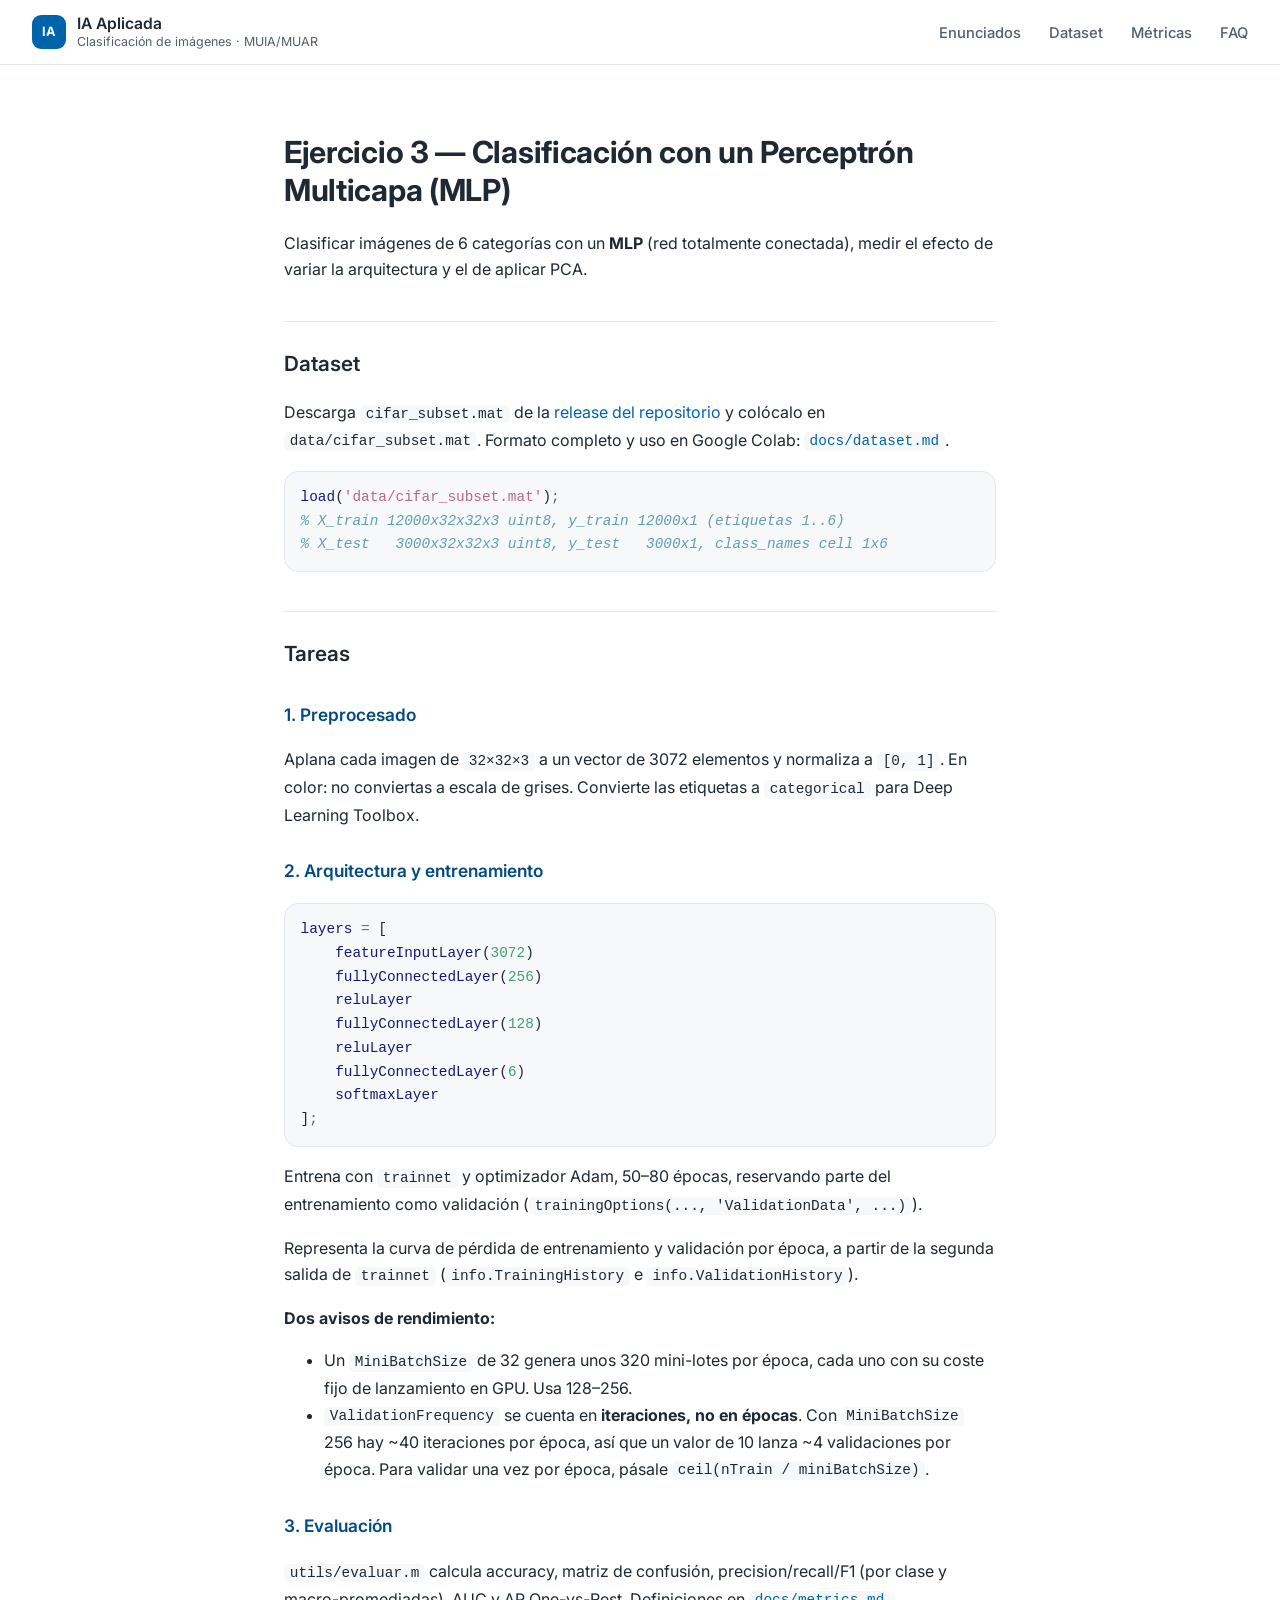
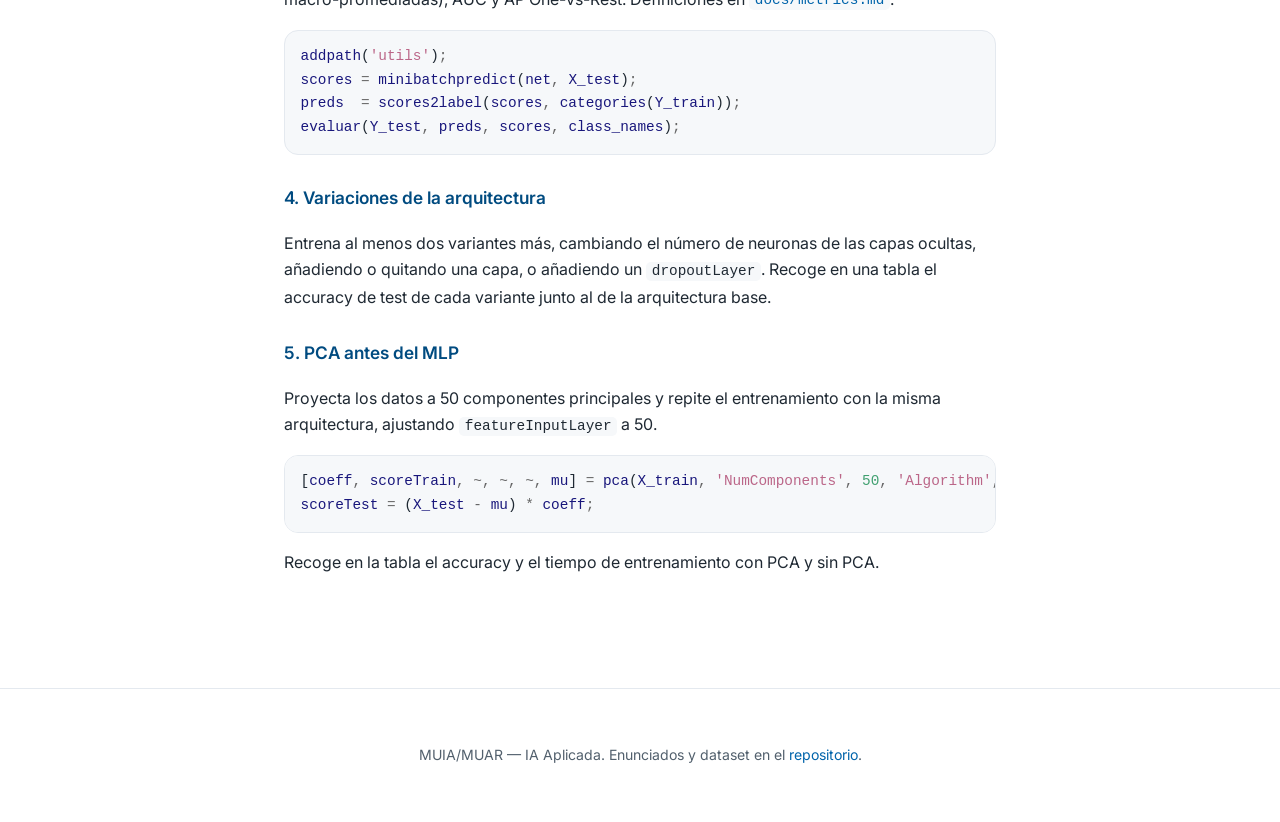
<file: ex3.html>
<!doctype html>
<html lang="es">
<head>
<meta charset="utf-8">
<meta name="viewport" content="width=device-width, initial-scale=1">
<title>Ejercicio 3 — Perceptrón multicapa — IA Aplicada</title>
<link rel="preconnect" href="https://fonts.googleapis.com">
<link rel="preconnect" href="https://fonts.gstatic.com" crossorigin>
<link href="https://fonts.googleapis.com/css2?family=Inter:wght@400;500;600;700&display=swap" rel="stylesheet">
<link rel="stylesheet" href="style.css">
</head>
<body>
<header class="topbar">
  <a class="brand" href="index.html">
    <span class="brand-mark">IA</span>
    <span class="brand-text">
      <span class="brand-title">IA Aplicada</span>
      <span class="brand-sub">Clasificación de imágenes · MUIA/MUAR</span>
    </span>
  </a>
  <nav>
    <a href="index.html">Enunciados</a>
    <a href="dataset.html">Dataset</a>
    <a href="metrics.html">Métricas</a>
    <a href="faq.html">FAQ</a>
  </nav>
</header>
<main class="content">
<h1
id="ejercicio-3-clasificación-con-un-perceptrón-multicapa-mlp">Ejercicio
3 — Clasificación con un Perceptrón Multicapa (MLP)</h1>
<p>Clasificar imágenes de 6 categorías con un <strong>MLP</strong> (red
totalmente conectada), medir el efecto de variar la arquitectura y el de
aplicar PCA.</p>
<h2 id="dataset">Dataset</h2>
<p>Descarga <code>cifar_subset.mat</code> de la <a
href="https://github.com/cvar-upm-drone-team/IA-Aplicada/releases/tag/dataset_release">release
del repositorio</a> y colócalo en <code>data/cifar_subset.mat</code>.
Formato completo y uso en Google Colab: <a
href="dataset.html"><code>docs/dataset.md</code></a>.</p>
<div class="sourceCode" id="cb1"><pre
class="sourceCode matlab"><code class="sourceCode matlab"><span id="cb1-1"><a href="#cb1-1" aria-hidden="true" tabindex="-1"></a><span class="va">load</span>(<span class="ss">&#39;data/cifar_subset.mat&#39;</span>)<span class="op">;</span></span>
<span id="cb1-2"><a href="#cb1-2" aria-hidden="true" tabindex="-1"></a><span class="co">% X_train 12000x32x32x3 uint8, y_train 12000x1 (etiquetas 1..6)</span></span>
<span id="cb1-3"><a href="#cb1-3" aria-hidden="true" tabindex="-1"></a><span class="co">% X_test   3000x32x32x3 uint8, y_test   3000x1, class_names cell 1x6</span></span></code></pre></div>
<h2 id="tareas">Tareas</h2>
<h3 id="preprocesado">1. Preprocesado</h3>
<p>Aplana cada imagen de <code>32×32×3</code> a un vector de 3072
elementos y normaliza a <code>[0, 1]</code>. En color: no conviertas a
escala de grises. Convierte las etiquetas a <code>categorical</code>
para Deep Learning Toolbox.</p>
<h3 id="arquitectura-y-entrenamiento">2. Arquitectura y
entrenamiento</h3>
<div class="sourceCode" id="cb2"><pre
class="sourceCode matlab"><code class="sourceCode matlab"><span id="cb2-1"><a href="#cb2-1" aria-hidden="true" tabindex="-1"></a><span class="va">layers</span> <span class="op">=</span> [</span>
<span id="cb2-2"><a href="#cb2-2" aria-hidden="true" tabindex="-1"></a>    <span class="va">featureInputLayer</span>(<span class="fl">3072</span>)</span>
<span id="cb2-3"><a href="#cb2-3" aria-hidden="true" tabindex="-1"></a>    <span class="va">fullyConnectedLayer</span>(<span class="fl">256</span>)</span>
<span id="cb2-4"><a href="#cb2-4" aria-hidden="true" tabindex="-1"></a>    <span class="va">reluLayer</span></span>
<span id="cb2-5"><a href="#cb2-5" aria-hidden="true" tabindex="-1"></a>    <span class="va">fullyConnectedLayer</span>(<span class="fl">128</span>)</span>
<span id="cb2-6"><a href="#cb2-6" aria-hidden="true" tabindex="-1"></a>    <span class="va">reluLayer</span></span>
<span id="cb2-7"><a href="#cb2-7" aria-hidden="true" tabindex="-1"></a>    <span class="va">fullyConnectedLayer</span>(<span class="fl">6</span>)</span>
<span id="cb2-8"><a href="#cb2-8" aria-hidden="true" tabindex="-1"></a>    <span class="va">softmaxLayer</span></span>
<span id="cb2-9"><a href="#cb2-9" aria-hidden="true" tabindex="-1"></a>]<span class="op">;</span></span></code></pre></div>
<p>Entrena con <code>trainnet</code> y optimizador Adam, 50–80 épocas,
reservando parte del entrenamiento como validación
(<code>trainingOptions(..., 'ValidationData', ...)</code>).</p>
<p>Representa la curva de pérdida de entrenamiento y validación por
época, a partir de la segunda salida de <code>trainnet</code>
(<code>info.TrainingHistory</code> e
<code>info.ValidationHistory</code>).</p>
<p><strong>Dos avisos de rendimiento:</strong></p>
<ul>
<li>Un <code>MiniBatchSize</code> de 32 genera unos 320 mini-lotes por
época, cada uno con su coste fijo de lanzamiento en GPU. Usa
128–256.</li>
<li><code>ValidationFrequency</code> se cuenta en <strong>iteraciones,
no en épocas</strong>. Con <code>MiniBatchSize</code> 256 hay ~40
iteraciones por época, así que un valor de 10 lanza ~4 validaciones por
época. Para validar una vez por época, pásale
<code>ceil(nTrain / miniBatchSize)</code>.</li>
</ul>
<h3 id="evaluación">3. Evaluación</h3>
<p><code>utils/evaluar.m</code> calcula accuracy, matriz de confusión,
precision/recall/F1 (por clase y macro-promediadas), AUC y AP
One-vs-Rest. Definiciones en <a
href="metrics.html"><code>docs/metrics.md</code></a>.</p>
<div class="sourceCode" id="cb3"><pre
class="sourceCode matlab"><code class="sourceCode matlab"><span id="cb3-1"><a href="#cb3-1" aria-hidden="true" tabindex="-1"></a><span class="va">addpath</span>(<span class="ss">&#39;utils&#39;</span>)<span class="op">;</span></span>
<span id="cb3-2"><a href="#cb3-2" aria-hidden="true" tabindex="-1"></a><span class="va">scores</span> <span class="op">=</span> <span class="va">minibatchpredict</span>(<span class="va">net</span><span class="op">,</span> <span class="va">X_test</span>)<span class="op">;</span></span>
<span id="cb3-3"><a href="#cb3-3" aria-hidden="true" tabindex="-1"></a><span class="va">preds</span>  <span class="op">=</span> <span class="va">scores2label</span>(<span class="va">scores</span><span class="op">,</span> <span class="va">categories</span>(<span class="va">Y_train</span>))<span class="op">;</span></span>
<span id="cb3-4"><a href="#cb3-4" aria-hidden="true" tabindex="-1"></a><span class="va">evaluar</span>(<span class="va">Y_test</span><span class="op">,</span> <span class="va">preds</span><span class="op">,</span> <span class="va">scores</span><span class="op">,</span> <span class="va">class_names</span>)<span class="op">;</span></span></code></pre></div>
<h3 id="variaciones-de-la-arquitectura">4. Variaciones de la
arquitectura</h3>
<p>Entrena al menos dos variantes más, cambiando el número de neuronas
de las capas ocultas, añadiendo o quitando una capa, o añadiendo un
<code>dropoutLayer</code>. Recoge en una tabla el accuracy de test de
cada variante junto al de la arquitectura base.</p>
<h3 id="pca-antes-del-mlp">5. PCA antes del MLP</h3>
<p>Proyecta los datos a 50 componentes principales y repite el
entrenamiento con la misma arquitectura, ajustando
<code>featureInputLayer</code> a 50.</p>
<div class="sourceCode" id="cb4"><pre
class="sourceCode matlab"><code class="sourceCode matlab"><span id="cb4-1"><a href="#cb4-1" aria-hidden="true" tabindex="-1"></a>[<span class="va">coeff</span><span class="op">,</span> <span class="va">scoreTrain</span><span class="op">,</span> <span class="op">~,</span> <span class="op">~,</span> <span class="op">~,</span> <span class="va">mu</span>] <span class="op">=</span> <span class="va">pca</span>(<span class="va">X_train</span><span class="op">,</span> <span class="ss">&#39;NumComponents&#39;</span><span class="op">,</span> <span class="fl">50</span><span class="op">,</span> <span class="ss">&#39;Algorithm&#39;</span><span class="op">,</span> <span class="ss">&#39;eig&#39;</span>)<span class="op">;</span></span>
<span id="cb4-2"><a href="#cb4-2" aria-hidden="true" tabindex="-1"></a><span class="va">scoreTest</span> <span class="op">=</span> (<span class="va">X_test</span> <span class="op">-</span> <span class="va">mu</span>) <span class="op">*</span> <span class="va">coeff</span><span class="op">;</span></span></code></pre></div>
<p>Recoge en la tabla el accuracy y el tiempo de entrenamiento con PCA y
sin PCA.</p>

</main>
<footer class="footer">
  <p>MUIA/MUAR — IA Aplicada. Enunciados y dataset en el
  <a href="https://github.com/cvar-upm-drone-team/IA-Aplicada">repositorio</a>.</p>
</footer>
</body>
</html>
</file>
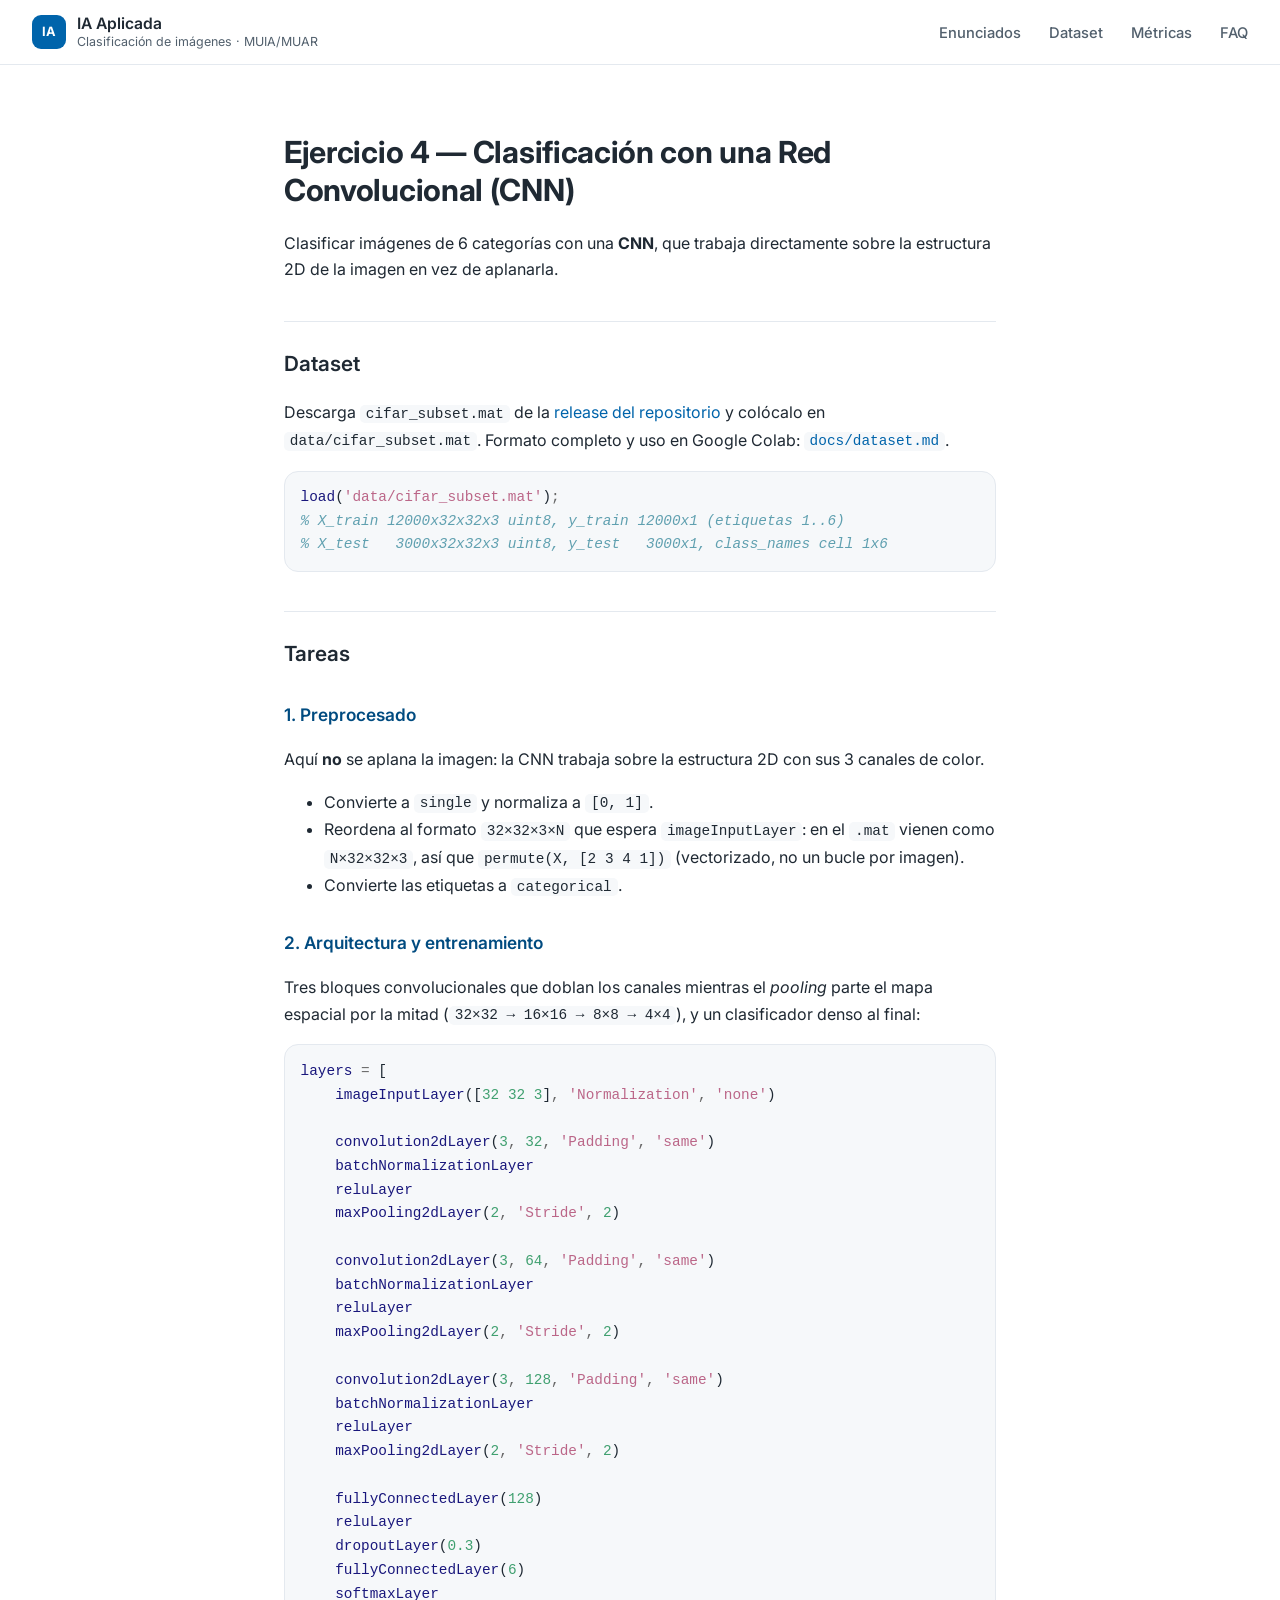
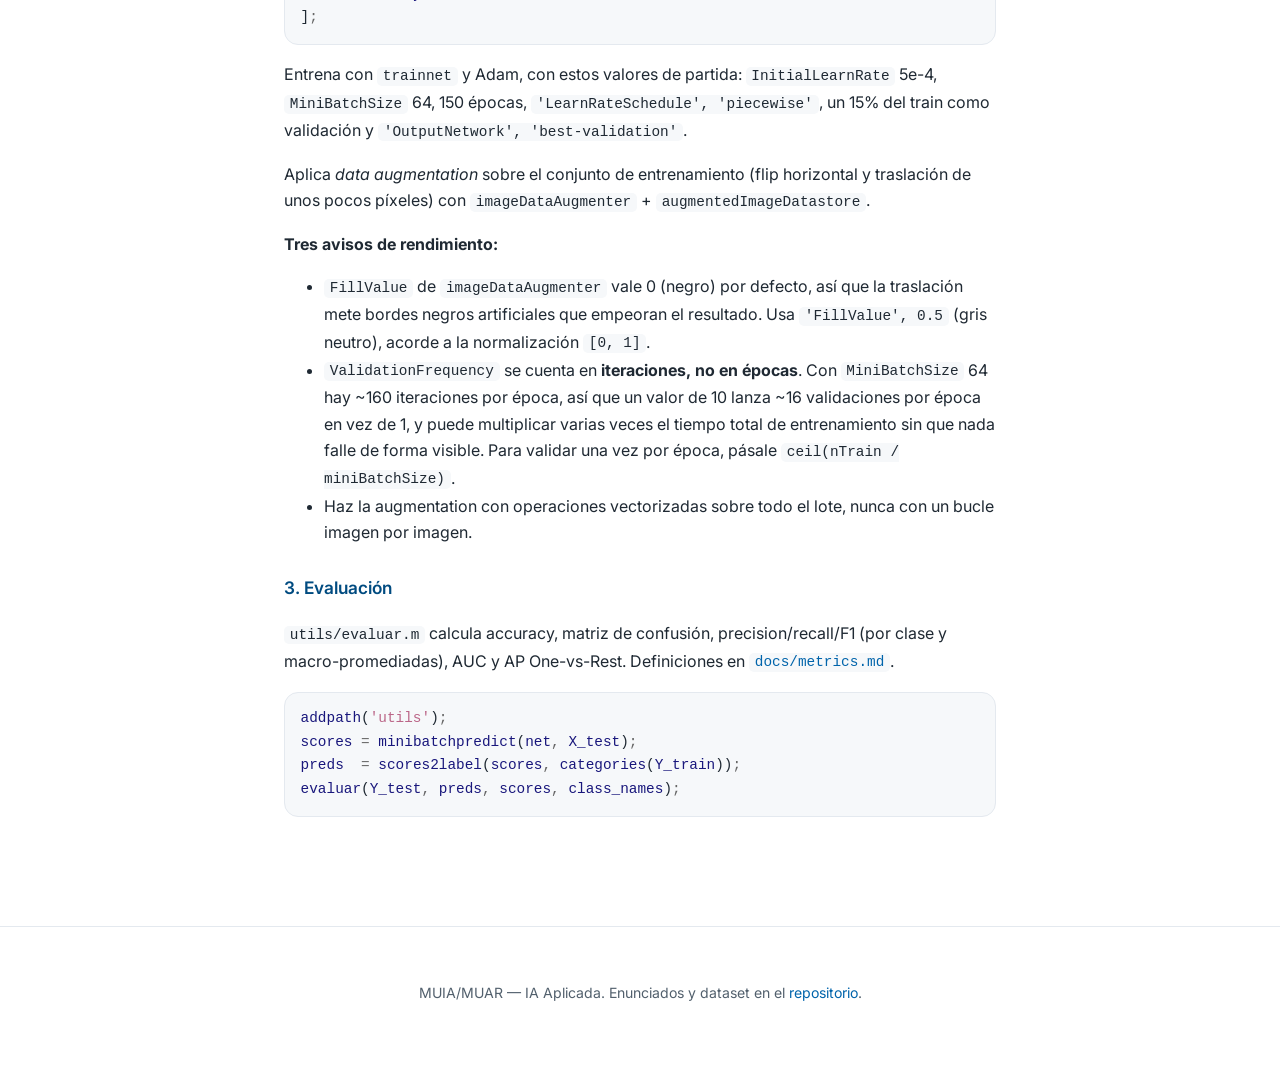
<file: ex4.html>
<!doctype html>
<html lang="es">
<head>
<meta charset="utf-8">
<meta name="viewport" content="width=device-width, initial-scale=1">
<title>Ejercicio 4 — Red convolucional — IA Aplicada</title>
<link rel="preconnect" href="https://fonts.googleapis.com">
<link rel="preconnect" href="https://fonts.gstatic.com" crossorigin>
<link href="https://fonts.googleapis.com/css2?family=Inter:wght@400;500;600;700&display=swap" rel="stylesheet">
<link rel="stylesheet" href="style.css">
</head>
<body>
<header class="topbar">
  <a class="brand" href="index.html">
    <span class="brand-mark">IA</span>
    <span class="brand-text">
      <span class="brand-title">IA Aplicada</span>
      <span class="brand-sub">Clasificación de imágenes · MUIA/MUAR</span>
    </span>
  </a>
  <nav>
    <a href="index.html">Enunciados</a>
    <a href="dataset.html">Dataset</a>
    <a href="metrics.html">Métricas</a>
    <a href="faq.html">FAQ</a>
  </nav>
</header>
<main class="content">
<h1
id="ejercicio-4-clasificación-con-una-red-convolucional-cnn">Ejercicio 4
— Clasificación con una Red Convolucional (CNN)</h1>
<p>Clasificar imágenes de 6 categorías con una <strong>CNN</strong>, que
trabaja directamente sobre la estructura 2D de la imagen en vez de
aplanarla.</p>
<h2 id="dataset">Dataset</h2>
<p>Descarga <code>cifar_subset.mat</code> de la <a
href="https://github.com/cvar-upm-drone-team/IA-Aplicada/releases/tag/dataset_release">release
del repositorio</a> y colócalo en <code>data/cifar_subset.mat</code>.
Formato completo y uso en Google Colab: <a
href="dataset.html"><code>docs/dataset.md</code></a>.</p>
<div class="sourceCode" id="cb1"><pre
class="sourceCode matlab"><code class="sourceCode matlab"><span id="cb1-1"><a href="#cb1-1" aria-hidden="true" tabindex="-1"></a><span class="va">load</span>(<span class="ss">&#39;data/cifar_subset.mat&#39;</span>)<span class="op">;</span></span>
<span id="cb1-2"><a href="#cb1-2" aria-hidden="true" tabindex="-1"></a><span class="co">% X_train 12000x32x32x3 uint8, y_train 12000x1 (etiquetas 1..6)</span></span>
<span id="cb1-3"><a href="#cb1-3" aria-hidden="true" tabindex="-1"></a><span class="co">% X_test   3000x32x32x3 uint8, y_test   3000x1, class_names cell 1x6</span></span></code></pre></div>
<h2 id="tareas">Tareas</h2>
<h3 id="preprocesado">1. Preprocesado</h3>
<p>Aquí <strong>no</strong> se aplana la imagen: la CNN trabaja sobre la
estructura 2D con sus 3 canales de color.</p>
<ul>
<li>Convierte a <code>single</code> y normaliza a
<code>[0, 1]</code>.</li>
<li>Reordena al formato <code>32×32×3×N</code> que espera
<code>imageInputLayer</code>: en el <code>.mat</code> vienen como
<code>N×32×32×3</code>, así que <code>permute(X, [2 3 4 1])</code>
(vectorizado, no un bucle por imagen).</li>
<li>Convierte las etiquetas a <code>categorical</code>.</li>
</ul>
<h3 id="arquitectura-y-entrenamiento">2. Arquitectura y
entrenamiento</h3>
<p>Tres bloques convolucionales que doblan los canales mientras el
<em>pooling</em> parte el mapa espacial por la mitad
(<code>32×32 → 16×16 → 8×8 → 4×4</code>), y un clasificador denso al
final:</p>
<div class="sourceCode" id="cb2"><pre
class="sourceCode matlab"><code class="sourceCode matlab"><span id="cb2-1"><a href="#cb2-1" aria-hidden="true" tabindex="-1"></a><span class="va">layers</span> <span class="op">=</span> [</span>
<span id="cb2-2"><a href="#cb2-2" aria-hidden="true" tabindex="-1"></a>    <span class="va">imageInputLayer</span>([<span class="fl">32</span> <span class="fl">32</span> <span class="fl">3</span>]<span class="op">,</span> <span class="ss">&#39;Normalization&#39;</span><span class="op">,</span> <span class="ss">&#39;none&#39;</span>)</span>
<span id="cb2-3"><a href="#cb2-3" aria-hidden="true" tabindex="-1"></a></span>
<span id="cb2-4"><a href="#cb2-4" aria-hidden="true" tabindex="-1"></a>    <span class="va">convolution2dLayer</span>(<span class="fl">3</span><span class="op">,</span> <span class="fl">32</span><span class="op">,</span> <span class="ss">&#39;Padding&#39;</span><span class="op">,</span> <span class="ss">&#39;same&#39;</span>)</span>
<span id="cb2-5"><a href="#cb2-5" aria-hidden="true" tabindex="-1"></a>    <span class="va">batchNormalizationLayer</span></span>
<span id="cb2-6"><a href="#cb2-6" aria-hidden="true" tabindex="-1"></a>    <span class="va">reluLayer</span></span>
<span id="cb2-7"><a href="#cb2-7" aria-hidden="true" tabindex="-1"></a>    <span class="va">maxPooling2dLayer</span>(<span class="fl">2</span><span class="op">,</span> <span class="ss">&#39;Stride&#39;</span><span class="op">,</span> <span class="fl">2</span>)</span>
<span id="cb2-8"><a href="#cb2-8" aria-hidden="true" tabindex="-1"></a></span>
<span id="cb2-9"><a href="#cb2-9" aria-hidden="true" tabindex="-1"></a>    <span class="va">convolution2dLayer</span>(<span class="fl">3</span><span class="op">,</span> <span class="fl">64</span><span class="op">,</span> <span class="ss">&#39;Padding&#39;</span><span class="op">,</span> <span class="ss">&#39;same&#39;</span>)</span>
<span id="cb2-10"><a href="#cb2-10" aria-hidden="true" tabindex="-1"></a>    <span class="va">batchNormalizationLayer</span></span>
<span id="cb2-11"><a href="#cb2-11" aria-hidden="true" tabindex="-1"></a>    <span class="va">reluLayer</span></span>
<span id="cb2-12"><a href="#cb2-12" aria-hidden="true" tabindex="-1"></a>    <span class="va">maxPooling2dLayer</span>(<span class="fl">2</span><span class="op">,</span> <span class="ss">&#39;Stride&#39;</span><span class="op">,</span> <span class="fl">2</span>)</span>
<span id="cb2-13"><a href="#cb2-13" aria-hidden="true" tabindex="-1"></a></span>
<span id="cb2-14"><a href="#cb2-14" aria-hidden="true" tabindex="-1"></a>    <span class="va">convolution2dLayer</span>(<span class="fl">3</span><span class="op">,</span> <span class="fl">128</span><span class="op">,</span> <span class="ss">&#39;Padding&#39;</span><span class="op">,</span> <span class="ss">&#39;same&#39;</span>)</span>
<span id="cb2-15"><a href="#cb2-15" aria-hidden="true" tabindex="-1"></a>    <span class="va">batchNormalizationLayer</span></span>
<span id="cb2-16"><a href="#cb2-16" aria-hidden="true" tabindex="-1"></a>    <span class="va">reluLayer</span></span>
<span id="cb2-17"><a href="#cb2-17" aria-hidden="true" tabindex="-1"></a>    <span class="va">maxPooling2dLayer</span>(<span class="fl">2</span><span class="op">,</span> <span class="ss">&#39;Stride&#39;</span><span class="op">,</span> <span class="fl">2</span>)</span>
<span id="cb2-18"><a href="#cb2-18" aria-hidden="true" tabindex="-1"></a></span>
<span id="cb2-19"><a href="#cb2-19" aria-hidden="true" tabindex="-1"></a>    <span class="va">fullyConnectedLayer</span>(<span class="fl">128</span>)</span>
<span id="cb2-20"><a href="#cb2-20" aria-hidden="true" tabindex="-1"></a>    <span class="va">reluLayer</span></span>
<span id="cb2-21"><a href="#cb2-21" aria-hidden="true" tabindex="-1"></a>    <span class="va">dropoutLayer</span>(<span class="fl">0.3</span>)</span>
<span id="cb2-22"><a href="#cb2-22" aria-hidden="true" tabindex="-1"></a>    <span class="va">fullyConnectedLayer</span>(<span class="fl">6</span>)</span>
<span id="cb2-23"><a href="#cb2-23" aria-hidden="true" tabindex="-1"></a>    <span class="va">softmaxLayer</span></span>
<span id="cb2-24"><a href="#cb2-24" aria-hidden="true" tabindex="-1"></a>]<span class="op">;</span></span></code></pre></div>
<p>Entrena con <code>trainnet</code> y Adam, con estos valores de
partida: <code>InitialLearnRate</code> 5e-4, <code>MiniBatchSize</code>
64, 150 épocas, <code>'LearnRateSchedule', 'piecewise'</code>, un 15%
del train como validación y
<code>'OutputNetwork', 'best-validation'</code>.</p>
<p>Aplica <em>data augmentation</em> sobre el conjunto de entrenamiento
(flip horizontal y traslación de unos pocos píxeles) con
<code>imageDataAugmenter</code> +
<code>augmentedImageDatastore</code>.</p>
<p><strong>Tres avisos de rendimiento:</strong></p>
<ul>
<li><code>FillValue</code> de <code>imageDataAugmenter</code> vale 0
(negro) por defecto, así que la traslación mete bordes negros
artificiales que empeoran el resultado. Usa
<code>'FillValue', 0.5</code> (gris neutro), acorde a la normalización
<code>[0, 1]</code>.</li>
<li><code>ValidationFrequency</code> se cuenta en <strong>iteraciones,
no en épocas</strong>. Con <code>MiniBatchSize</code> 64 hay ~160
iteraciones por época, así que un valor de 10 lanza ~16 validaciones por
época en vez de 1, y puede multiplicar varias veces el tiempo total de
entrenamiento sin que nada falle de forma visible. Para validar una vez
por época, pásale <code>ceil(nTrain / miniBatchSize)</code>.</li>
<li>Haz la augmentation con operaciones vectorizadas sobre todo el lote,
nunca con un bucle imagen por imagen.</li>
</ul>
<h3 id="evaluación">3. Evaluación</h3>
<p><code>utils/evaluar.m</code> calcula accuracy, matriz de confusión,
precision/recall/F1 (por clase y macro-promediadas), AUC y AP
One-vs-Rest. Definiciones en <a
href="metrics.html"><code>docs/metrics.md</code></a>.</p>
<div class="sourceCode" id="cb3"><pre
class="sourceCode matlab"><code class="sourceCode matlab"><span id="cb3-1"><a href="#cb3-1" aria-hidden="true" tabindex="-1"></a><span class="va">addpath</span>(<span class="ss">&#39;utils&#39;</span>)<span class="op">;</span></span>
<span id="cb3-2"><a href="#cb3-2" aria-hidden="true" tabindex="-1"></a><span class="va">scores</span> <span class="op">=</span> <span class="va">minibatchpredict</span>(<span class="va">net</span><span class="op">,</span> <span class="va">X_test</span>)<span class="op">;</span></span>
<span id="cb3-3"><a href="#cb3-3" aria-hidden="true" tabindex="-1"></a><span class="va">preds</span>  <span class="op">=</span> <span class="va">scores2label</span>(<span class="va">scores</span><span class="op">,</span> <span class="va">categories</span>(<span class="va">Y_train</span>))<span class="op">;</span></span>
<span id="cb3-4"><a href="#cb3-4" aria-hidden="true" tabindex="-1"></a><span class="va">evaluar</span>(<span class="va">Y_test</span><span class="op">,</span> <span class="va">preds</span><span class="op">,</span> <span class="va">scores</span><span class="op">,</span> <span class="va">class_names</span>)<span class="op">;</span></span></code></pre></div>

</main>
<footer class="footer">
  <p>MUIA/MUAR — IA Aplicada. Enunciados y dataset en el
  <a href="https://github.com/cvar-upm-drone-team/IA-Aplicada">repositorio</a>.</p>
</footer>
</body>
</html>
</file>
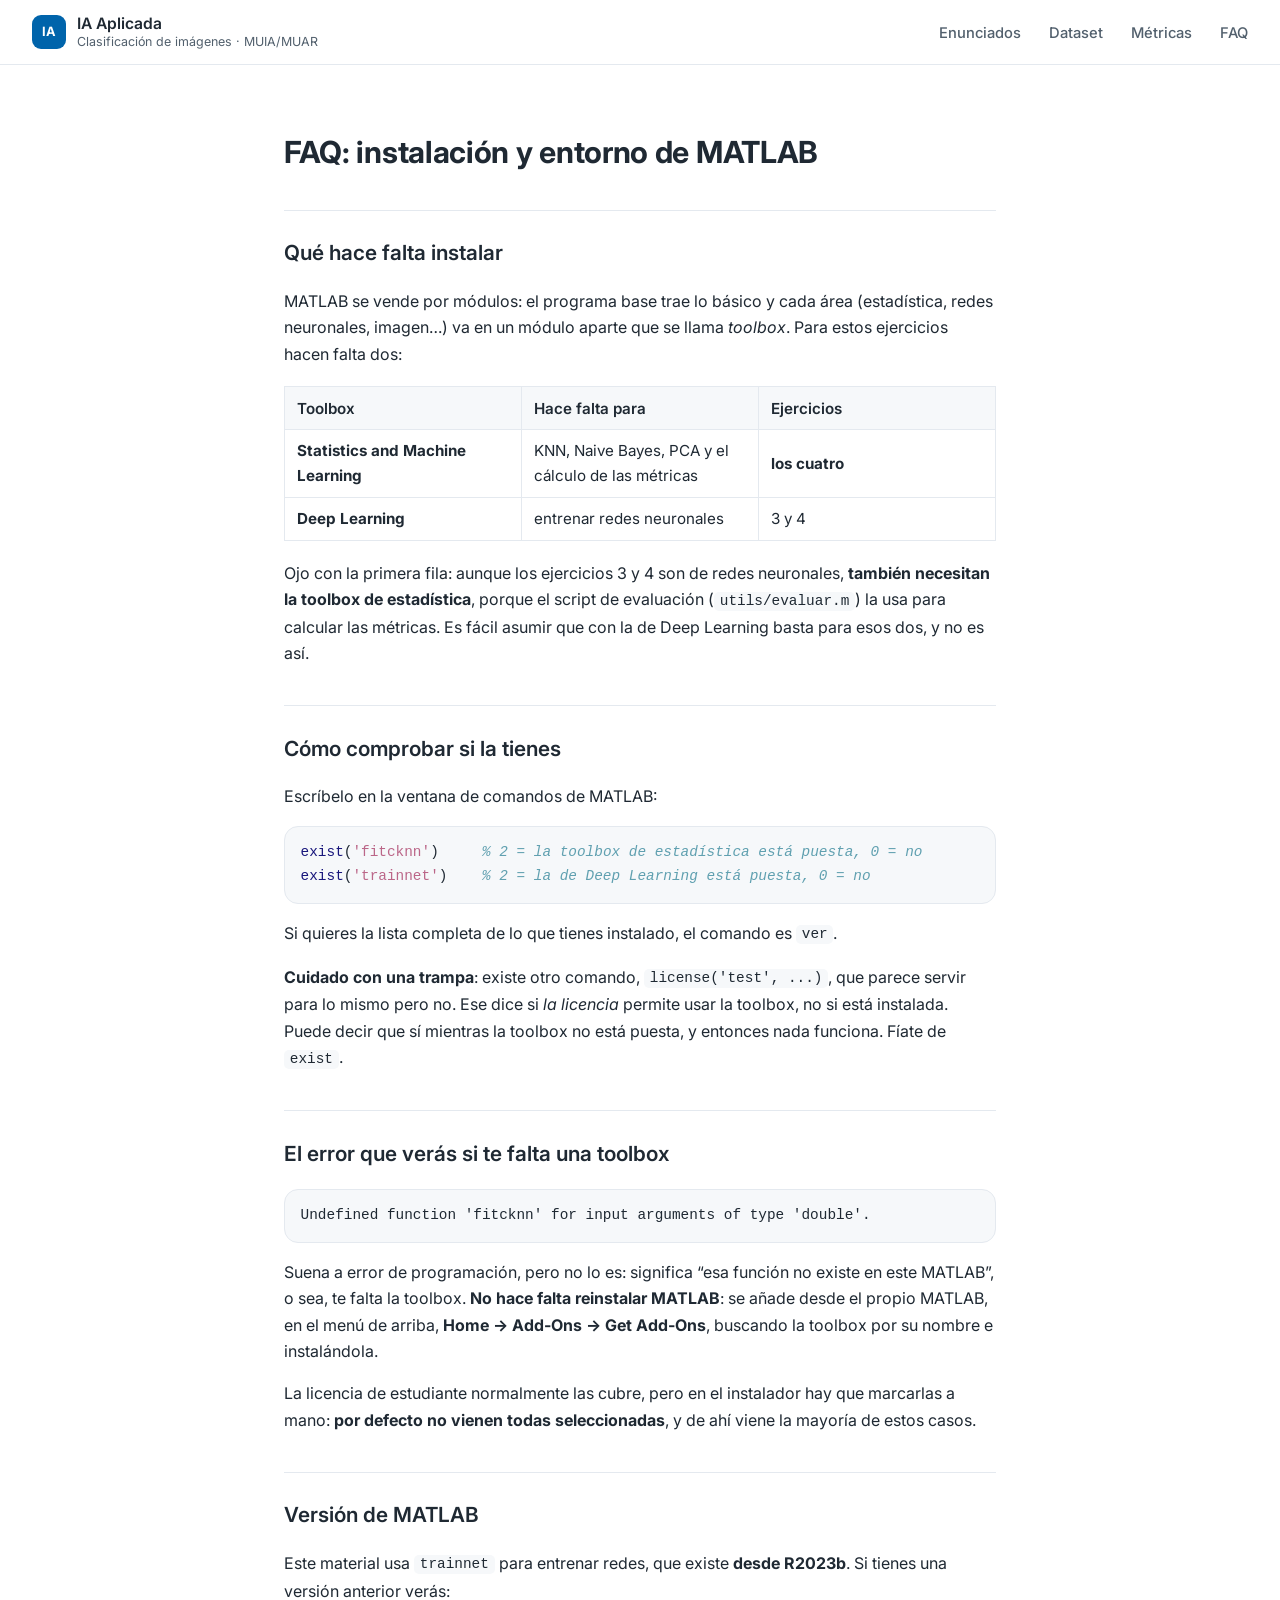
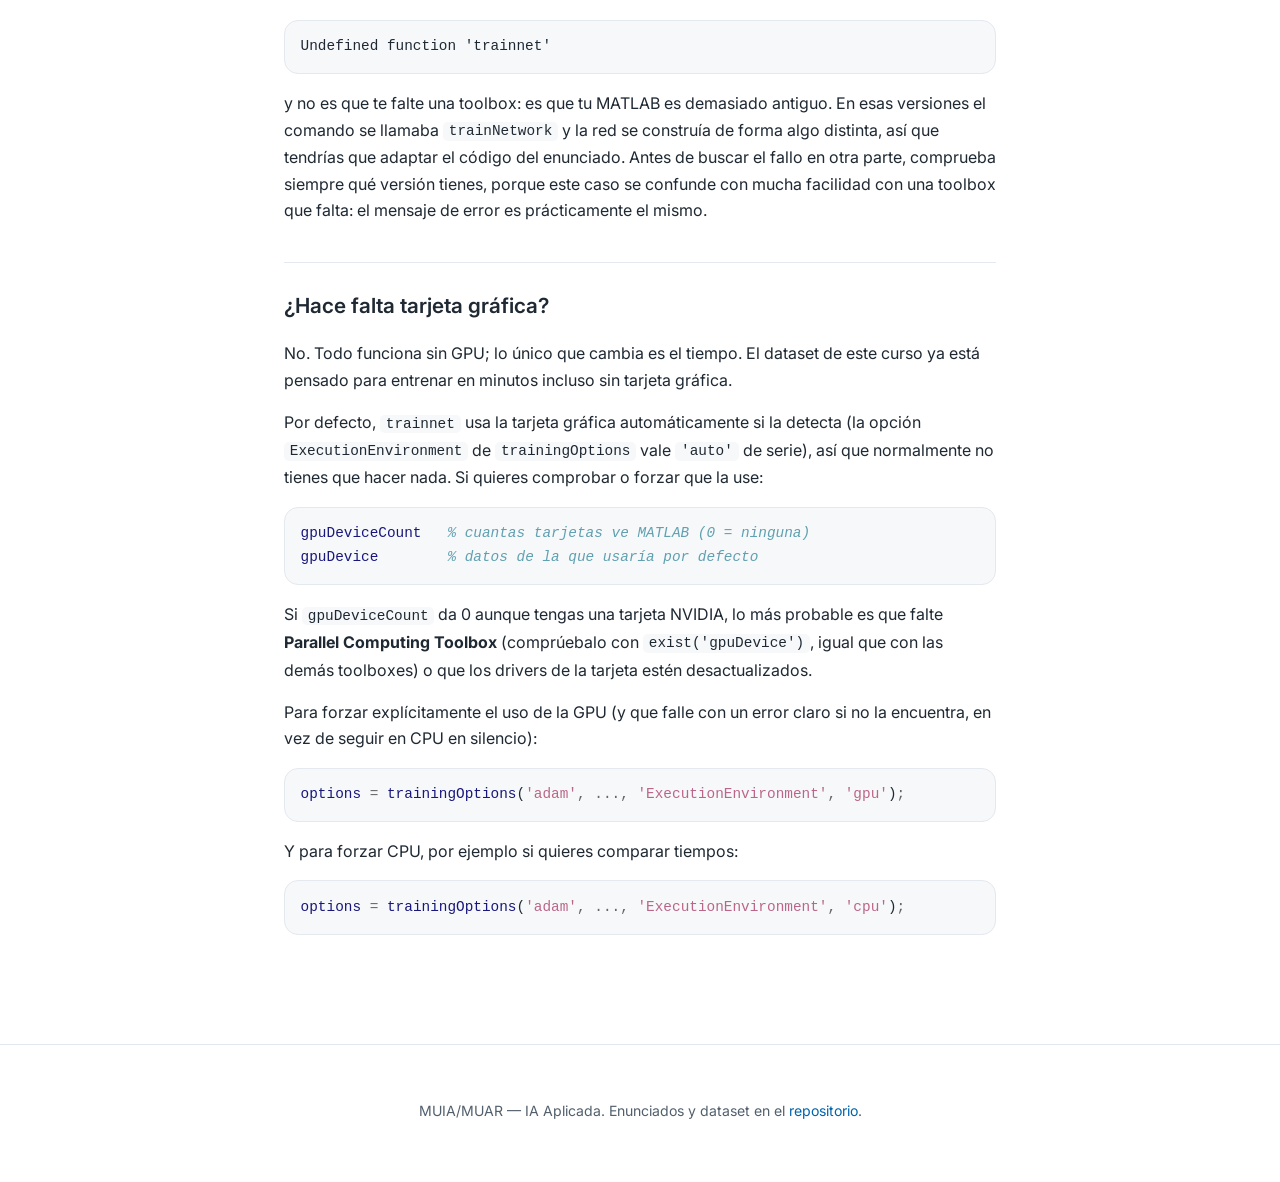
<file: faq.html>
<!doctype html>
<html lang="es">
<head>
<meta charset="utf-8">
<meta name="viewport" content="width=device-width, initial-scale=1">
<title>FAQ — IA Aplicada</title>
<link rel="preconnect" href="https://fonts.googleapis.com">
<link rel="preconnect" href="https://fonts.gstatic.com" crossorigin>
<link href="https://fonts.googleapis.com/css2?family=Inter:wght@400;500;600;700&display=swap" rel="stylesheet">
<link rel="stylesheet" href="style.css">
</head>
<body>
<header class="topbar">
  <a class="brand" href="index.html">
    <span class="brand-mark">IA</span>
    <span class="brand-text">
      <span class="brand-title">IA Aplicada</span>
      <span class="brand-sub">Clasificación de imágenes · MUIA/MUAR</span>
    </span>
  </a>
  <nav>
    <a href="index.html">Enunciados</a>
    <a href="dataset.html">Dataset</a>
    <a href="metrics.html">Métricas</a>
    <a href="faq.html">FAQ</a>
  </nav>
</header>
<main class="content">
<h1 id="faq-instalación-y-entorno-de-matlab">FAQ: instalación y entorno
de MATLAB</h1>
<h2 id="qué-hace-falta-instalar">Qué hace falta instalar</h2>
<p>MATLAB se vende por módulos: el programa base trae lo básico y cada
área (estadística, redes neuronales, imagen…) va en un módulo aparte que
se llama <em>toolbox</em>. Para estos ejercicios hacen falta dos:</p>
<table>
<colgroup>
<col style="width: 33%" />
<col style="width: 33%" />
<col style="width: 33%" />
</colgroup>
<thead>
<tr class="header">
<th>Toolbox</th>
<th>Hace falta para</th>
<th>Ejercicios</th>
</tr>
</thead>
<tbody>
<tr class="odd">
<td><strong>Statistics and Machine Learning</strong></td>
<td>KNN, Naive Bayes, PCA y el cálculo de las métricas</td>
<td><strong>los cuatro</strong></td>
</tr>
<tr class="even">
<td><strong>Deep Learning</strong></td>
<td>entrenar redes neuronales</td>
<td>3 y 4</td>
</tr>
</tbody>
</table>
<p>Ojo con la primera fila: aunque los ejercicios 3 y 4 son de redes
neuronales, <strong>también necesitan la toolbox de
estadística</strong>, porque el script de evaluación
(<code>utils/evaluar.m</code>) la usa para calcular las métricas. Es
fácil asumir que con la de Deep Learning basta para esos dos, y no es
así.</p>
<h2 id="cómo-comprobar-si-la-tienes">Cómo comprobar si la tienes</h2>
<p>Escríbelo en la ventana de comandos de MATLAB:</p>
<div class="sourceCode" id="cb1"><pre
class="sourceCode matlab"><code class="sourceCode matlab"><span id="cb1-1"><a href="#cb1-1" aria-hidden="true" tabindex="-1"></a><span class="va">exist</span>(<span class="ss">&#39;fitcknn&#39;</span>)     <span class="co">% 2 = la toolbox de estadística está puesta, 0 = no</span></span>
<span id="cb1-2"><a href="#cb1-2" aria-hidden="true" tabindex="-1"></a><span class="va">exist</span>(<span class="ss">&#39;trainnet&#39;</span>)    <span class="co">% 2 = la de Deep Learning está puesta, 0 = no</span></span></code></pre></div>
<p>Si quieres la lista completa de lo que tienes instalado, el comando
es <code>ver</code>.</p>
<p><strong>Cuidado con una trampa</strong>: existe otro comando,
<code>license('test', ...)</code>, que parece servir para lo mismo pero
no. Ese dice si <em>la licencia</em> permite usar la toolbox, no si está
instalada. Puede decir que sí mientras la toolbox no está puesta, y
entonces nada funciona. Fíate de <code>exist</code>.</p>
<h2 id="el-error-que-verás-si-te-falta-una-toolbox">El error que verás
si te falta una toolbox</h2>
<pre><code>Undefined function &#39;fitcknn&#39; for input arguments of type &#39;double&#39;.</code></pre>
<p>Suena a error de programación, pero no lo es: significa “esa función
no existe en este MATLAB”, o sea, te falta la toolbox. <strong>No hace
falta reinstalar MATLAB</strong>: se añade desde el propio MATLAB, en el
menú de arriba, <strong>Home → Add-Ons → Get Add-Ons</strong>, buscando
la toolbox por su nombre e instalándola.</p>
<p>La licencia de estudiante normalmente las cubre, pero en el
instalador hay que marcarlas a mano: <strong>por defecto no vienen todas
seleccionadas</strong>, y de ahí viene la mayoría de estos casos.</p>
<h2 id="versión-de-matlab">Versión de MATLAB</h2>
<p>Este material usa <code>trainnet</code> para entrenar redes, que
existe <strong>desde R2023b</strong>. Si tienes una versión anterior
verás:</p>
<pre><code>Undefined function &#39;trainnet&#39;</code></pre>
<p>y no es que te falte una toolbox: es que tu MATLAB es demasiado
antiguo. En esas versiones el comando se llamaba
<code>trainNetwork</code> y la red se construía de forma algo distinta,
así que tendrías que adaptar el código del enunciado. Antes de buscar el
fallo en otra parte, comprueba siempre qué versión tienes, porque este
caso se confunde con mucha facilidad con una toolbox que falta: el
mensaje de error es prácticamente el mismo.</p>
<h2 id="hace-falta-tarjeta-gráfica">¿Hace falta tarjeta gráfica?</h2>
<p>No. Todo funciona sin GPU; lo único que cambia es el tiempo. El
dataset de este curso ya está pensado para entrenar en minutos incluso
sin tarjeta gráfica.</p>
<p>Por defecto, <code>trainnet</code> usa la tarjeta gráfica
automáticamente si la detecta (la opción
<code>ExecutionEnvironment</code> de <code>trainingOptions</code> vale
<code>'auto'</code> de serie), así que normalmente no tienes que hacer
nada. Si quieres comprobar o forzar que la use:</p>
<div class="sourceCode" id="cb4"><pre
class="sourceCode matlab"><code class="sourceCode matlab"><span id="cb4-1"><a href="#cb4-1" aria-hidden="true" tabindex="-1"></a><span class="va">gpuDeviceCount</span>   <span class="co">% cuantas tarjetas ve MATLAB (0 = ninguna)</span></span>
<span id="cb4-2"><a href="#cb4-2" aria-hidden="true" tabindex="-1"></a><span class="va">gpuDevice</span>        <span class="co">% datos de la que usaría por defecto</span></span></code></pre></div>
<p>Si <code>gpuDeviceCount</code> da 0 aunque tengas una tarjeta NVIDIA,
lo más probable es que falte <strong>Parallel Computing Toolbox</strong>
(comprúebalo con <code>exist('gpuDevice')</code>, igual que con las
demás toolboxes) o que los drivers de la tarjeta estén
desactualizados.</p>
<p>Para forzar explícitamente el uso de la GPU (y que falle con un error
claro si no la encuentra, en vez de seguir en CPU en silencio):</p>
<div class="sourceCode" id="cb5"><pre
class="sourceCode matlab"><code class="sourceCode matlab"><span id="cb5-1"><a href="#cb5-1" aria-hidden="true" tabindex="-1"></a><span class="va">options</span> <span class="op">=</span> <span class="va">trainingOptions</span>(<span class="ss">&#39;adam&#39;</span><span class="op">,</span> <span class="op">...,</span> <span class="ss">&#39;ExecutionEnvironment&#39;</span><span class="op">,</span> <span class="ss">&#39;gpu&#39;</span>)<span class="op">;</span></span></code></pre></div>
<p>Y para forzar CPU, por ejemplo si quieres comparar tiempos:</p>
<div class="sourceCode" id="cb6"><pre
class="sourceCode matlab"><code class="sourceCode matlab"><span id="cb6-1"><a href="#cb6-1" aria-hidden="true" tabindex="-1"></a><span class="va">options</span> <span class="op">=</span> <span class="va">trainingOptions</span>(<span class="ss">&#39;adam&#39;</span><span class="op">,</span> <span class="op">...,</span> <span class="ss">&#39;ExecutionEnvironment&#39;</span><span class="op">,</span> <span class="ss">&#39;cpu&#39;</span>)<span class="op">;</span></span></code></pre></div>

</main>
<footer class="footer">
  <p>MUIA/MUAR — IA Aplicada. Enunciados y dataset en el
  <a href="https://github.com/cvar-upm-drone-team/IA-Aplicada">repositorio</a>.</p>
</footer>
</body>
</html>
</file>
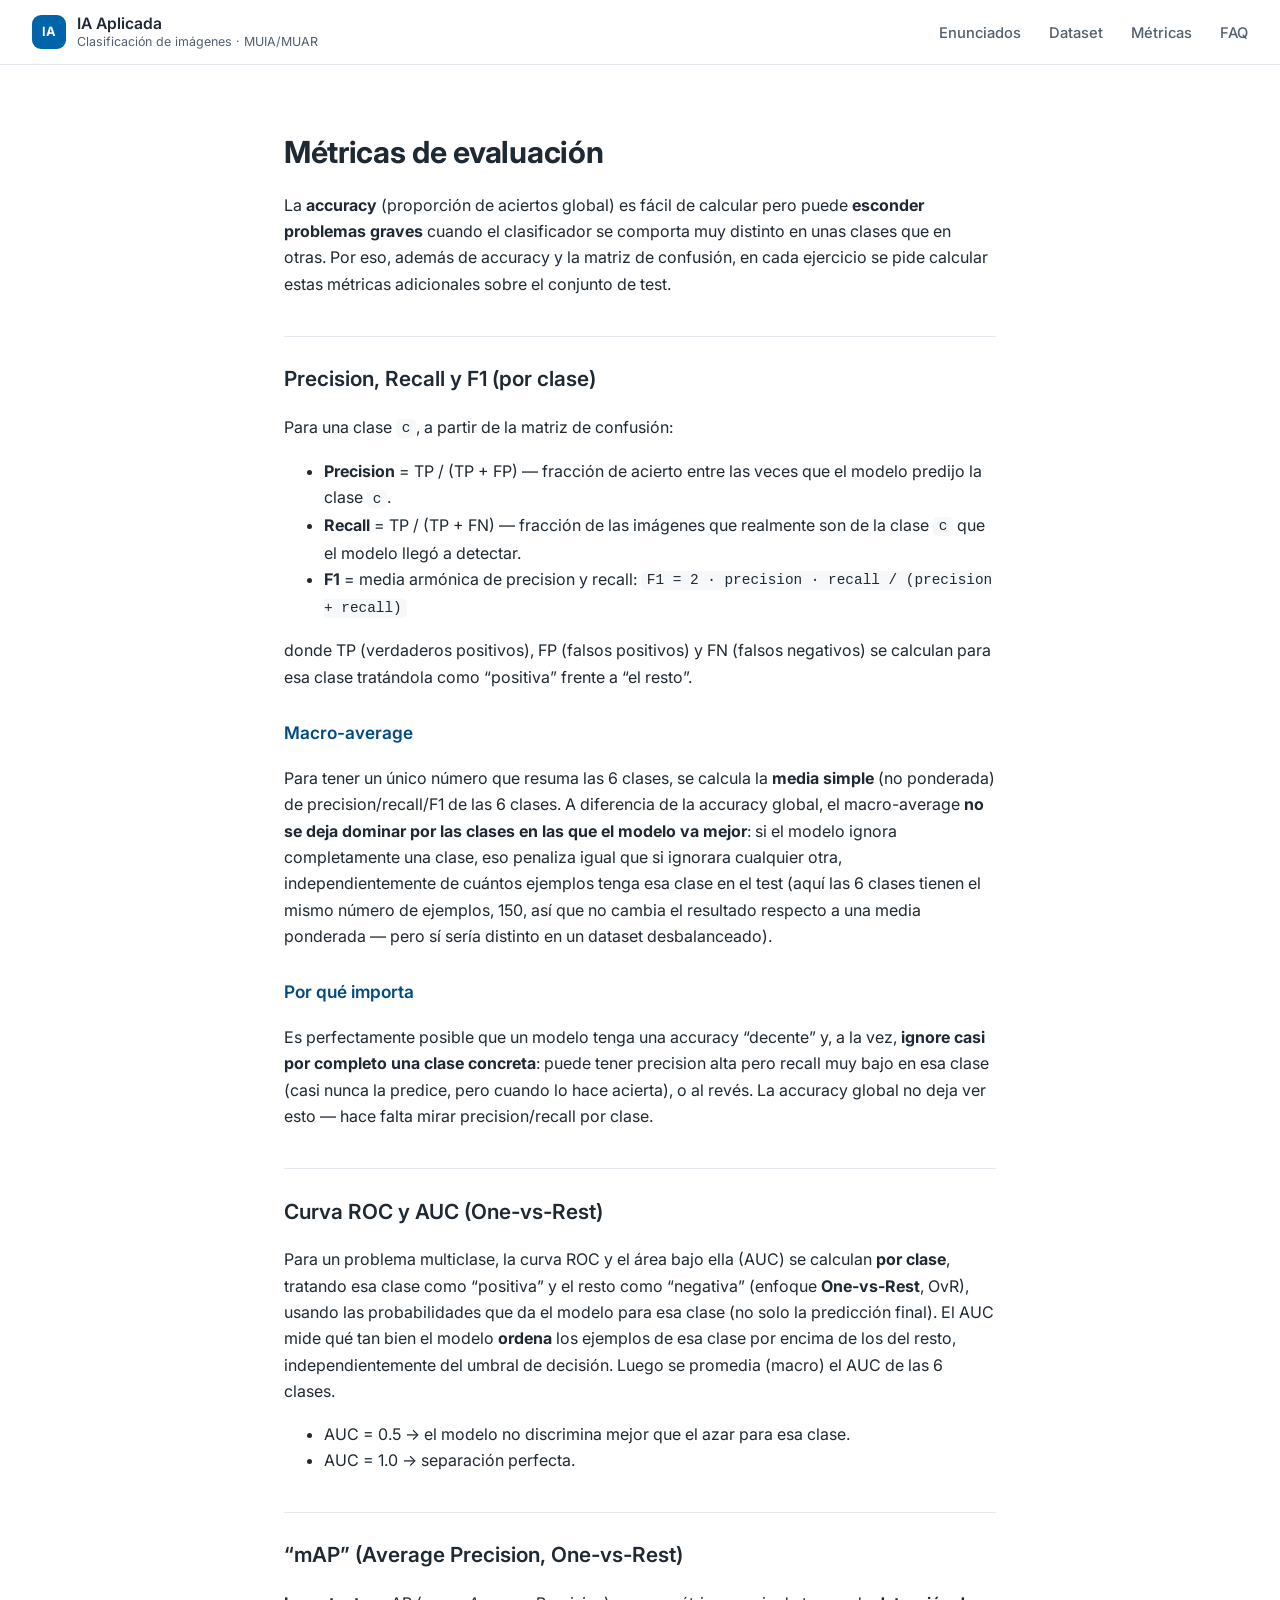
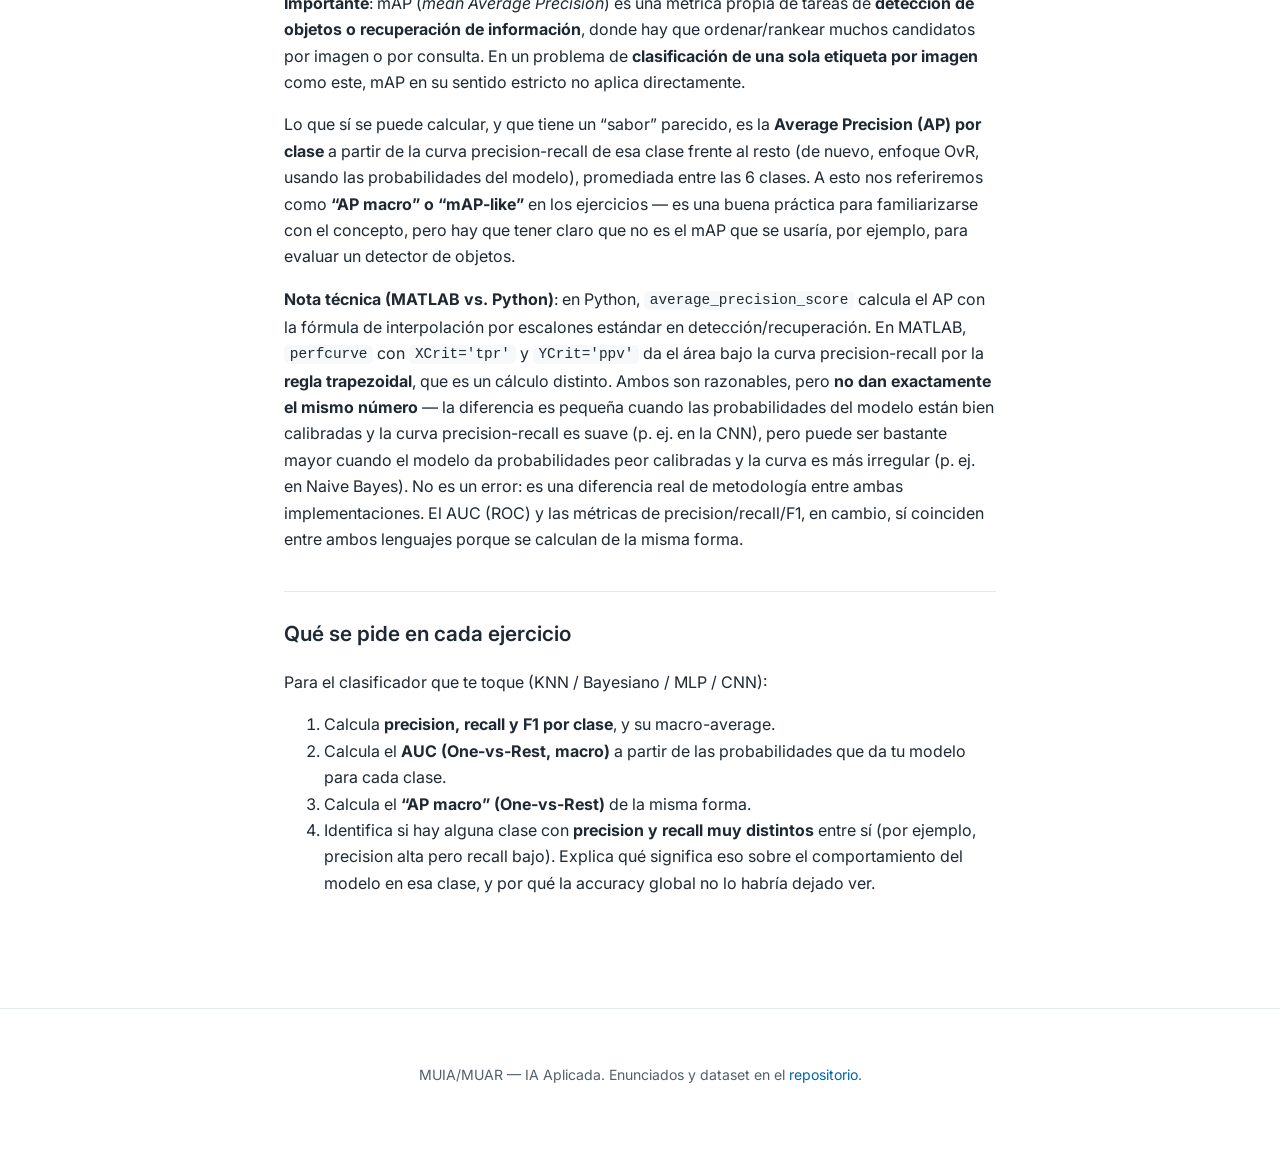
<file: metrics.html>
<!doctype html>
<html lang="es">
<head>
<meta charset="utf-8">
<meta name="viewport" content="width=device-width, initial-scale=1">
<title>Métricas — IA Aplicada</title>
<link rel="preconnect" href="https://fonts.googleapis.com">
<link rel="preconnect" href="https://fonts.gstatic.com" crossorigin>
<link href="https://fonts.googleapis.com/css2?family=Inter:wght@400;500;600;700&display=swap" rel="stylesheet">
<link rel="stylesheet" href="style.css">
</head>
<body>
<header class="topbar">
  <a class="brand" href="index.html">
    <span class="brand-mark">IA</span>
    <span class="brand-text">
      <span class="brand-title">IA Aplicada</span>
      <span class="brand-sub">Clasificación de imágenes · MUIA/MUAR</span>
    </span>
  </a>
  <nav>
    <a href="index.html">Enunciados</a>
    <a href="dataset.html">Dataset</a>
    <a href="metrics.html">Métricas</a>
    <a href="faq.html">FAQ</a>
  </nav>
</header>
<main class="content">
<h1 id="métricas-de-evaluación">Métricas de evaluación</h1>
<p>La <strong>accuracy</strong> (proporción de aciertos global) es fácil
de calcular pero puede <strong>esconder problemas graves</strong> cuando
el clasificador se comporta muy distinto en unas clases que en otras.
Por eso, además de accuracy y la matriz de confusión, en cada ejercicio
se pide calcular estas métricas adicionales sobre el conjunto de
test.</p>
<h2 id="precision-recall-y-f1-por-clase">Precision, Recall y F1 (por
clase)</h2>
<p>Para una clase <code>c</code>, a partir de la matriz de
confusión:</p>
<ul>
<li><strong>Precision</strong> = TP / (TP + FP) — fracción de acierto
entre las veces que el modelo predijo la clase <code>c</code>.</li>
<li><strong>Recall</strong> = TP / (TP + FN) — fracción de las imágenes
que realmente son de la clase <code>c</code> que el modelo llegó a
detectar.</li>
<li><strong>F1</strong> = media armónica de precision y recall:
<code>F1 = 2 · precision · recall / (precision + recall)</code></li>
</ul>
<p>donde TP (verdaderos positivos), FP (falsos positivos) y FN (falsos
negativos) se calculan para esa clase tratándola como “positiva” frente
a “el resto”.</p>
<h3 id="macro-average">Macro-average</h3>
<p>Para tener un único número que resuma las 6 clases, se calcula la
<strong>media simple</strong> (no ponderada) de precision/recall/F1 de
las 6 clases. A diferencia de la accuracy global, el macro-average
<strong>no se deja dominar por las clases en las que el modelo va
mejor</strong>: si el modelo ignora completamente una clase, eso
penaliza igual que si ignorara cualquier otra, independientemente de
cuántos ejemplos tenga esa clase en el test (aquí las 6 clases tienen el
mismo número de ejemplos, 150, así que no cambia el resultado respecto a
una media ponderada — pero sí sería distinto en un dataset
desbalanceado).</p>
<h3 id="por-qué-importa">Por qué importa</h3>
<p>Es perfectamente posible que un modelo tenga una accuracy “decente”
y, a la vez, <strong>ignore casi por completo una clase
concreta</strong>: puede tener precision alta pero recall muy bajo en
esa clase (casi nunca la predice, pero cuando lo hace acierta), o al
revés. La accuracy global no deja ver esto — hace falta mirar
precision/recall por clase.</p>
<h2 id="curva-roc-y-auc-one-vs-rest">Curva ROC y AUC (One-vs-Rest)</h2>
<p>Para un problema multiclase, la curva ROC y el área bajo ella (AUC)
se calculan <strong>por clase</strong>, tratando esa clase como
“positiva” y el resto como “negativa” (enfoque
<strong>One-vs-Rest</strong>, OvR), usando las probabilidades que da el
modelo para esa clase (no solo la predicción final). El AUC mide qué tan
bien el modelo <strong>ordena</strong> los ejemplos de esa clase por
encima de los del resto, independientemente del umbral de decisión.
Luego se promedia (macro) el AUC de las 6 clases.</p>
<ul>
<li>AUC = 0.5 → el modelo no discrimina mejor que el azar para esa
clase.</li>
<li>AUC = 1.0 → separación perfecta.</li>
</ul>
<h2 id="map-average-precision-one-vs-rest">“mAP” (Average Precision,
One-vs-Rest)</h2>
<p><strong>Importante</strong>: mAP (<em>mean Average Precision</em>) es
una métrica propia de tareas de <strong>detección de objetos o
recuperación de información</strong>, donde hay que ordenar/rankear
muchos candidatos por imagen o por consulta. En un problema de
<strong>clasificación de una sola etiqueta por imagen</strong> como
este, mAP en su sentido estricto no aplica directamente.</p>
<p>Lo que sí se puede calcular, y que tiene un “sabor” parecido, es la
<strong>Average Precision (AP) por clase</strong> a partir de la curva
precision-recall de esa clase frente al resto (de nuevo, enfoque OvR,
usando las probabilidades del modelo), promediada entre las 6 clases. A
esto nos referiremos como <strong>“AP macro” o “mAP-like”</strong> en
los ejercicios — es una buena práctica para familiarizarse con el
concepto, pero hay que tener claro que no es el mAP que se usaría, por
ejemplo, para evaluar un detector de objetos.</p>
<p><strong>Nota técnica (MATLAB vs. Python)</strong>: en Python,
<code>average_precision_score</code> calcula el AP con la fórmula de
interpolación por escalones estándar en detección/recuperación. En
MATLAB, <code>perfcurve</code> con <code>XCrit='tpr'</code> y
<code>YCrit='ppv'</code> da el área bajo la curva precision-recall por
la <strong>regla trapezoidal</strong>, que es un cálculo distinto. Ambos
son razonables, pero <strong>no dan exactamente el mismo número</strong>
— la diferencia es pequeña cuando las probabilidades del modelo están
bien calibradas y la curva precision-recall es suave (p. ej. en la CNN),
pero puede ser bastante mayor cuando el modelo da probabilidades peor
calibradas y la curva es más irregular (p. ej. en Naive Bayes). No es un
error: es una diferencia real de metodología entre ambas
implementaciones. El AUC (ROC) y las métricas de precision/recall/F1, en
cambio, sí coinciden entre ambos lenguajes porque se calculan de la
misma forma.</p>
<h2 id="qué-se-pide-en-cada-ejercicio">Qué se pide en cada
ejercicio</h2>
<p>Para el clasificador que te toque (KNN / Bayesiano / MLP / CNN):</p>
<ol type="1">
<li>Calcula <strong>precision, recall y F1 por clase</strong>, y su
macro-average.</li>
<li>Calcula el <strong>AUC (One-vs-Rest, macro)</strong> a partir de las
probabilidades que da tu modelo para cada clase.</li>
<li>Calcula el <strong>“AP macro” (One-vs-Rest)</strong> de la misma
forma.</li>
<li>Identifica si hay alguna clase con <strong>precision y recall muy
distintos</strong> entre sí (por ejemplo, precision alta pero recall
bajo). Explica qué significa eso sobre el comportamiento del modelo en
esa clase, y por qué la accuracy global no lo habría dejado ver.</li>
</ol>

</main>
<footer class="footer">
  <p>MUIA/MUAR — IA Aplicada. Enunciados y dataset en el
  <a href="https://github.com/cvar-upm-drone-team/IA-Aplicada">repositorio</a>.</p>
</footer>
</body>
</html>
</file>
<file: style.css>
:root {
  --bg: #ffffff;
  --surface: #ffffff;
  --surface-muted: #f6f8fa;
  --border: #e4e9ef;
  --text: #1f2933;
  --text-muted: #52606d;
  --accent: #0064ab;
  --accent-ink: #004b80;
  --accent-bg: #eaf3fb;
  --code-bg: #f6f8fa;
  --radius: 8px;
  --radius-lg: 14px;
}
* { box-sizing: border-box; }
html, body { margin: 0; padding: 0; }
body {
  background: var(--bg);
  color: var(--text);
  font-family: "Inter", -apple-system, BlinkMacSystemFont, "Segoe UI", Helvetica, Arial, sans-serif;
  line-height: 1.65;
  -webkit-font-smoothing: antialiased;
}
a { color: var(--accent); text-decoration: none; }
a:hover { text-decoration: underline; }
code {
  font-family: ui-monospace, SFMono-Regular, Menlo, Consolas, monospace;
  background: var(--code-bg);
  padding: 0.1em 0.4em;
  border-radius: 5px;
  font-size: 0.9em;
}
pre {
  background: var(--code-bg);
  border: 1px solid var(--border);
  border-radius: var(--radius-lg);
  padding: 1.1em 1.2em;
  overflow-x: auto;
}
pre code { background: none; padding: 0; }
table { width: 100%; border-collapse: collapse; margin: 1.2rem 0; font-size: 0.95em; }
th, td { padding: 0.55em 0.8em; border: 1px solid var(--border); text-align: left; }
th { background: var(--surface-muted); font-weight: 600; }
blockquote {
  margin: 1em 0;
  padding: 0.6em 1.1em;
  border-left: 3px solid var(--accent);
  background: var(--accent-bg);
  color: var(--text-muted);
  border-radius: 0 var(--radius) var(--radius) 0;
}

/* Cabecera */
.topbar {
  position: sticky;
  top: 0;
  z-index: 10;
  display: flex;
  flex-wrap: wrap;
  align-items: center;
  justify-content: space-between;
  gap: 1rem;
  padding: 0.9rem 2rem;
  background: rgba(255, 255, 255, 0.92);
  backdrop-filter: blur(8px);
  border-bottom: 1px solid var(--border);
}
.topbar .brand { display: flex; align-items: center; gap: 0.7rem; color: var(--text); }
.topbar .brand:hover { text-decoration: none; }
.brand-mark {
  display: flex;
  align-items: center;
  justify-content: center;
  width: 34px;
  height: 34px;
  border-radius: 9px;
  background: var(--accent);
  color: #fff;
  font-weight: 700;
  font-size: 0.8rem;
  letter-spacing: 0.02em;
  flex-shrink: 0;
}
.brand-text { display: flex; flex-direction: column; line-height: 1.25; }
.brand-title { font-weight: 600; font-size: 0.98rem; }
.brand-sub { font-size: 0.78rem; color: var(--text-muted); }
.topbar nav a { margin-left: 1.5rem; color: var(--text-muted); font-size: 0.92rem; font-weight: 500; }
.topbar nav a:hover { color: var(--accent); text-decoration: none; }

.content {
  max-width: 760px;
  margin: 0 auto;
  padding: 3rem 1.5rem 4rem;
}
h1 { font-size: 1.9rem; line-height: 1.25; font-weight: 700; letter-spacing: -0.01em; }
h2 { font-size: 1.3rem; font-weight: 600; margin-top: 2.4rem; border-top: 1px solid var(--border); padding-top: 1.6rem; }
h3 { font-size: 1.08rem; font-weight: 600; margin-top: 1.8rem; color: var(--accent-ink); }

.footer {
  text-align: center;
  color: var(--text-muted);
  font-size: 0.88em;
  padding: 2.5rem 1.5rem 3.5rem;
  border-top: 1px solid var(--border);
  margin-top: 2rem;
}

/* Portada */
.hero {
  max-width: 720px;
  margin: 1.5rem auto 0;
  text-align: left;
  background-image: radial-gradient(var(--border) 1px, transparent 1px);
  background-size: 18px 18px;
  background-position: right -10px top -10px;
  background-repeat: no-repeat;
  background-size: 220px 220px;
}
.eyebrow {
  display: inline-block;
  color: var(--accent);
  font-size: 0.82rem;
  font-weight: 600;
  letter-spacing: 0.06em;
  text-transform: uppercase;
  margin-bottom: 0.9rem;
}
.hero h1 { margin: 0 0 0.9rem; }
.hero p { color: var(--text-muted); font-size: 1.08rem; max-width: 55ch; }
.hero-actions { display: flex; align-items: center; gap: 1.6rem; margin-top: 1.6rem; flex-wrap: wrap; }
.btn-primary {
  display: inline-block;
  background: var(--accent);
  color: #fff;
  padding: 0.75em 1.5em;
  border-radius: var(--radius);
  font-weight: 600;
  font-size: 0.95rem;
}
.btn-primary:hover { background: var(--accent-ink); text-decoration: none; }
.btn-text { color: var(--accent); font-weight: 600; font-size: 0.95rem; }

.grid {
  display: grid;
  grid-template-columns: repeat(2, 1fr);
  gap: 1rem;
  margin: 2.8rem 0;
  scroll-margin-top: 5rem;
}
@media (max-width: 600px) { .grid { grid-template-columns: 1fr; } }
.card {
  display: flex;
  flex-direction: column;
  gap: 0.35rem;
  background: var(--surface);
  border: 1px solid var(--border);
  border-radius: var(--radius-lg);
  padding: 1.3rem 1.4rem;
  color: var(--text);
  transition: border-color 0.15s ease, transform 0.15s ease;
}
.card:hover { border-color: var(--accent); transform: translateY(-2px); text-decoration: none; }
.card-tag { font-size: 0.78rem; color: var(--accent); font-weight: 600; text-transform: uppercase; letter-spacing: 0.05em; }
.card-title { font-size: 1.15rem; font-weight: 600; color: var(--text); }
.card-desc { color: var(--text-muted); font-size: 0.92rem; }

.info { max-width: 720px; margin: 0 auto; }
.info ul { padding-left: 1.2rem; }
.info li { margin-bottom: 0.6rem; color: var(--text-muted); }
.info li code { color: var(--text); }

code span.al { color: #ff0000; font-weight: bold; } /* Alert */
    code span.an { color: #60a0b0; font-weight: bold; font-style: italic; } /* Annotation */
    code span.at { color: #7d9029; } /* Attribute */
    code span.bn { color: #40a070; } /* BaseN */
    code span.bu { color: #008000; } /* BuiltIn */
    code span.cf { color: #007020; font-weight: bold; } /* ControlFlow */
    code span.ch { color: #4070a0; } /* Char */
    code span.cn { color: #880000; } /* Constant */
    code span.co { color: #60a0b0; font-style: italic; } /* Comment */
    code span.cv { color: #60a0b0; font-weight: bold; font-style: italic; } /* CommentVar */
    code span.do { color: #ba2121; font-style: italic; } /* Documentation */
    code span.dt { color: #902000; } /* DataType */
    code span.dv { color: #40a070; } /* DecVal */
    code span.er { color: #ff0000; font-weight: bold; } /* Error */
    code span.ex { } /* Extension */
    code span.fl { color: #40a070; } /* Float */
    code span.fu { color: #06287e; } /* Function */
    code span.im { color: #008000; font-weight: bold; } /* Import */
    code span.in { color: #60a0b0; font-weight: bold; font-style: italic; } /* Information */
    code span.kw { color: #007020; font-weight: bold; } /* Keyword */
    code span.op { color: #666666; } /* Operator */
    code span.ot { color: #007020; } /* Other */
    code span.pp { color: #bc7a00; } /* Preprocessor */
    code span.sc { color: #4070a0; } /* SpecialChar */
    code span.ss { color: #bb6688; } /* SpecialString */
    code span.st { color: #4070a0; } /* String */
    code span.va { color: #19177c; } /* Variable */
    code span.vs { color: #4070a0; } /* VerbatimString */
    code span.wa { color: #60a0b0; font-weight: bold; font-style: italic; } /* Warning */
</file>
